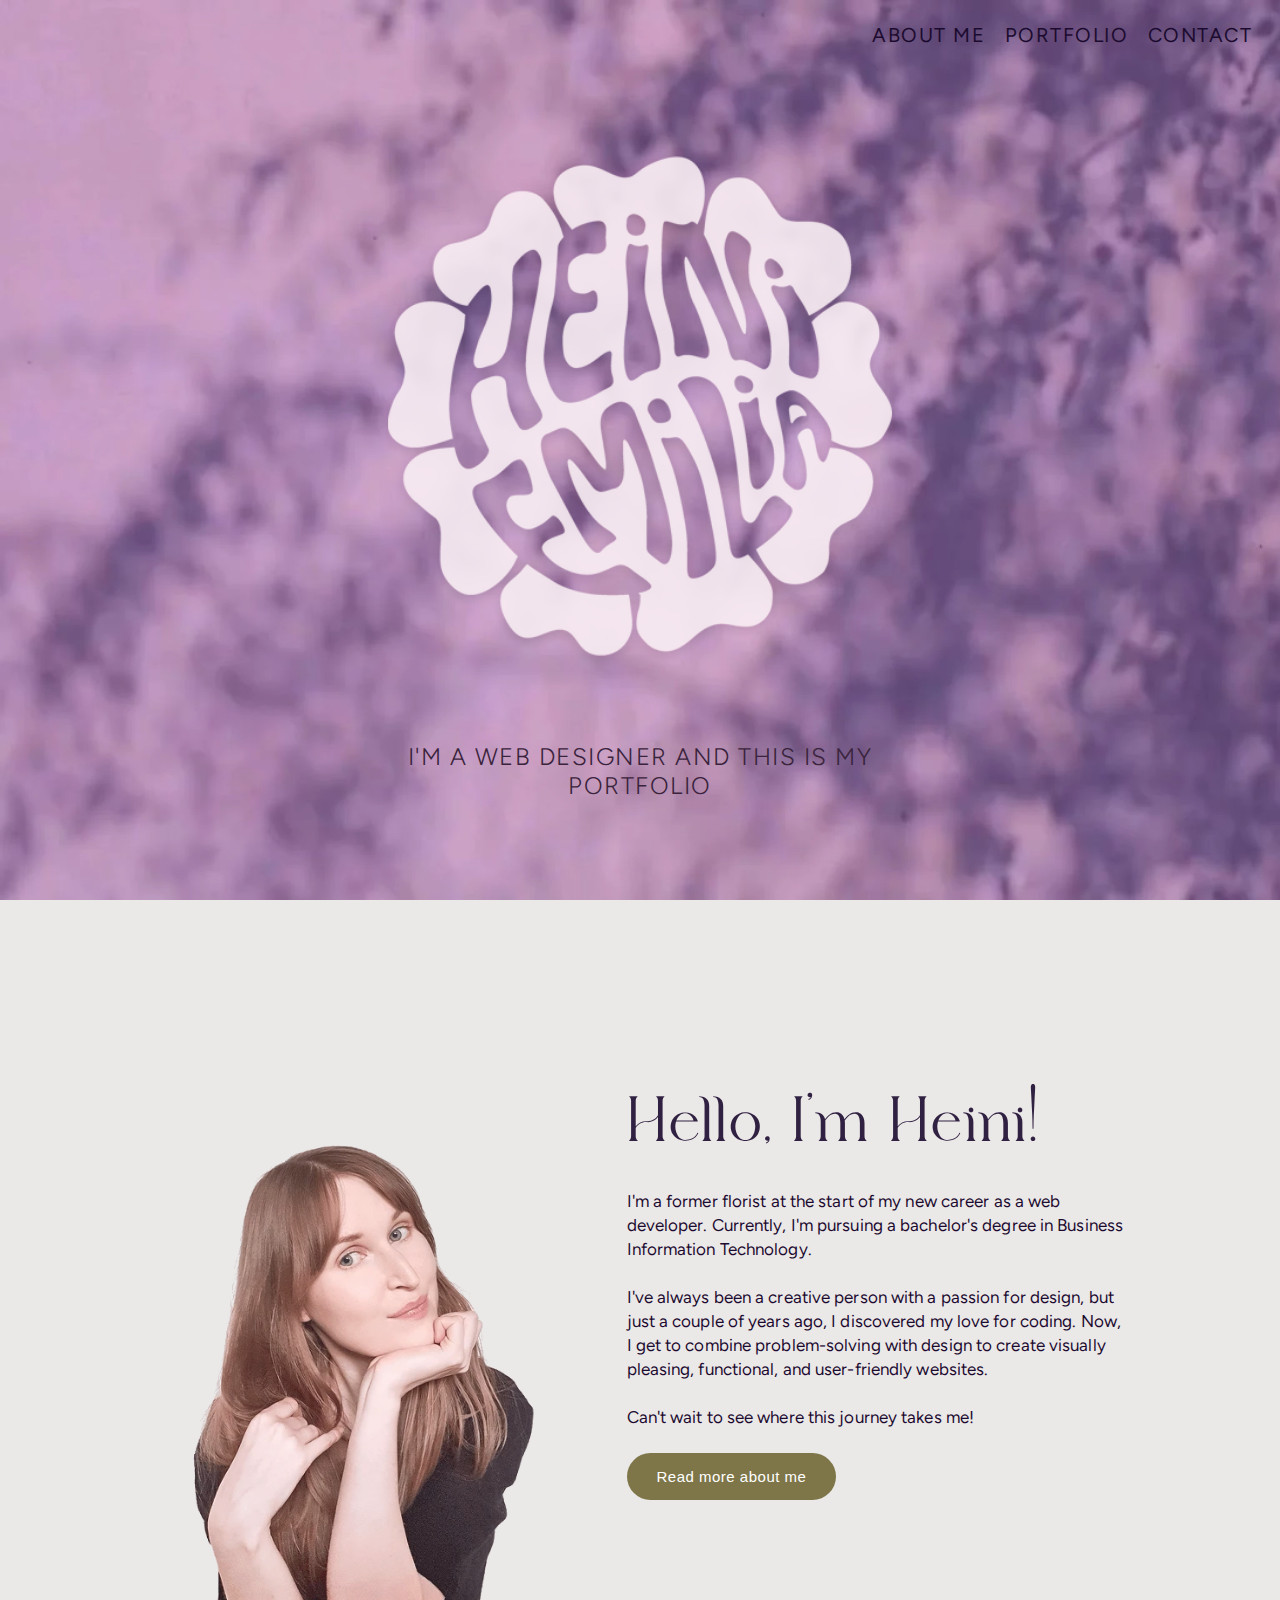
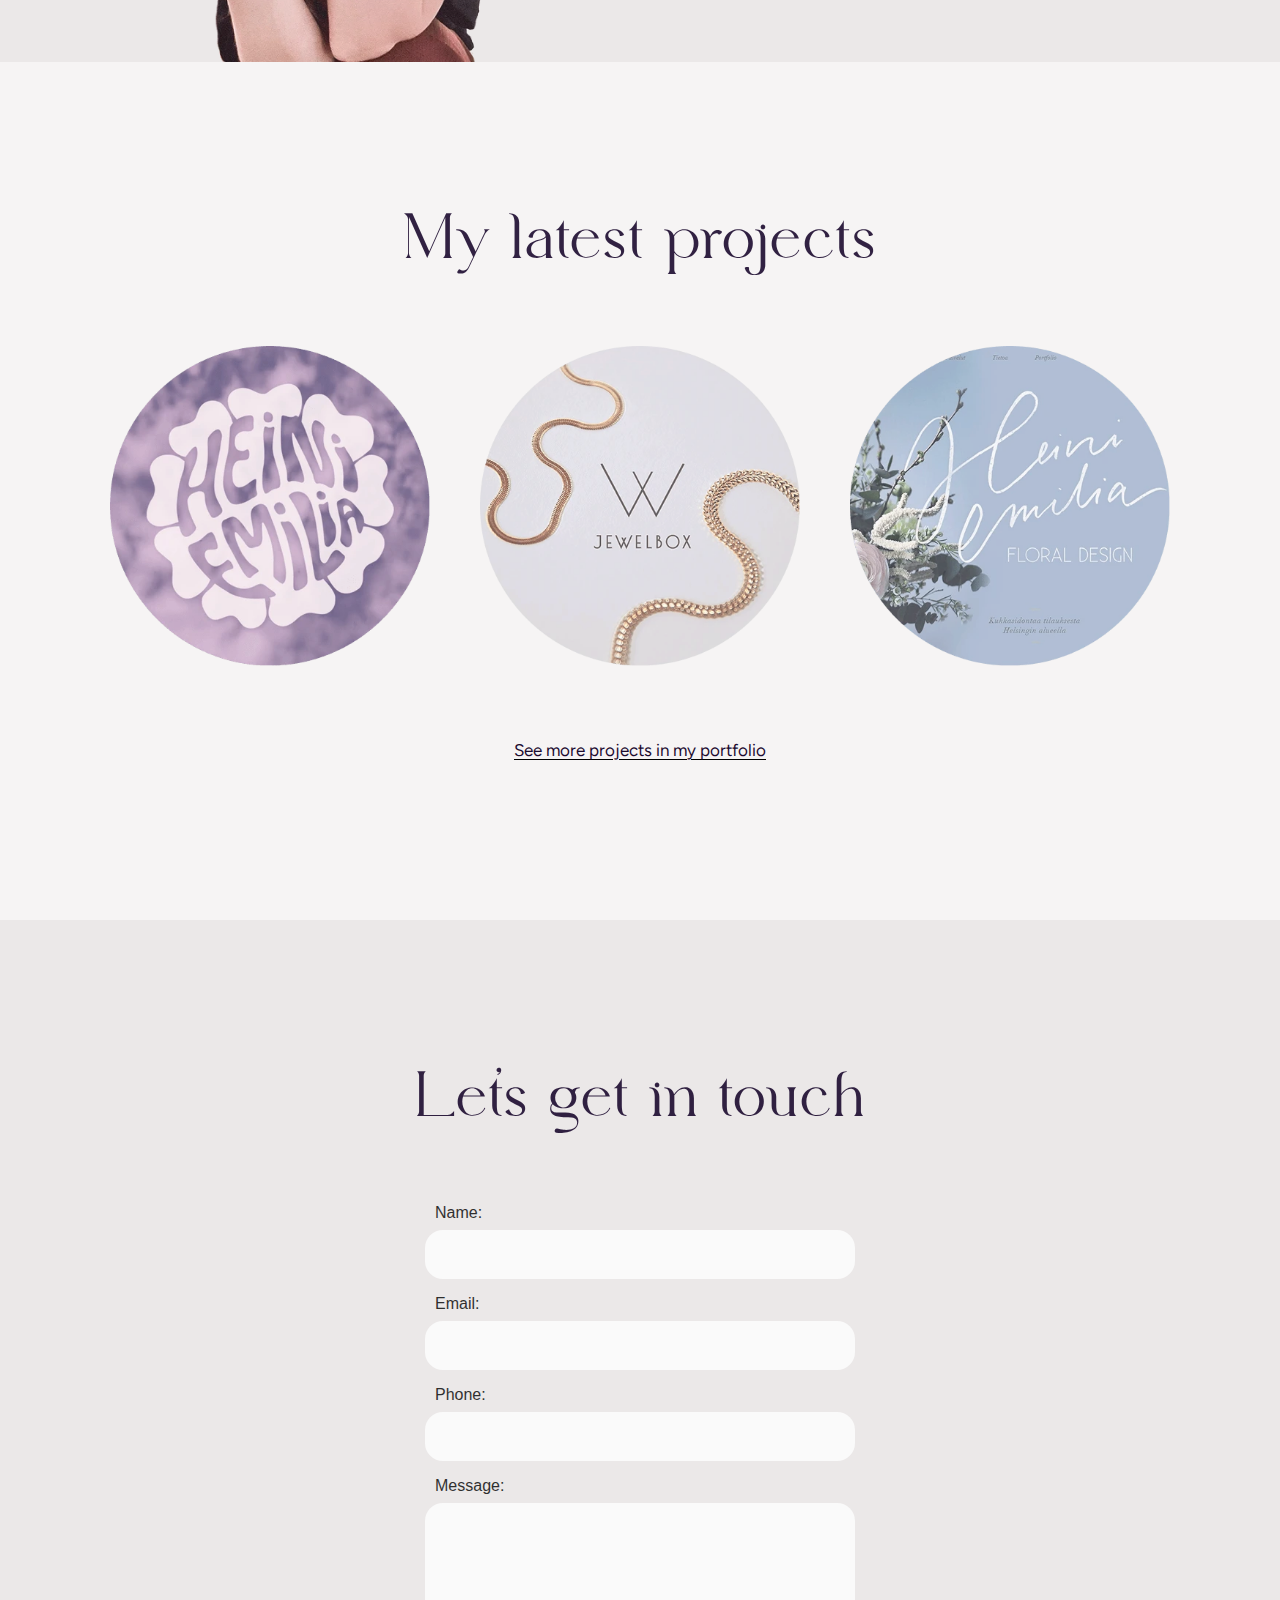
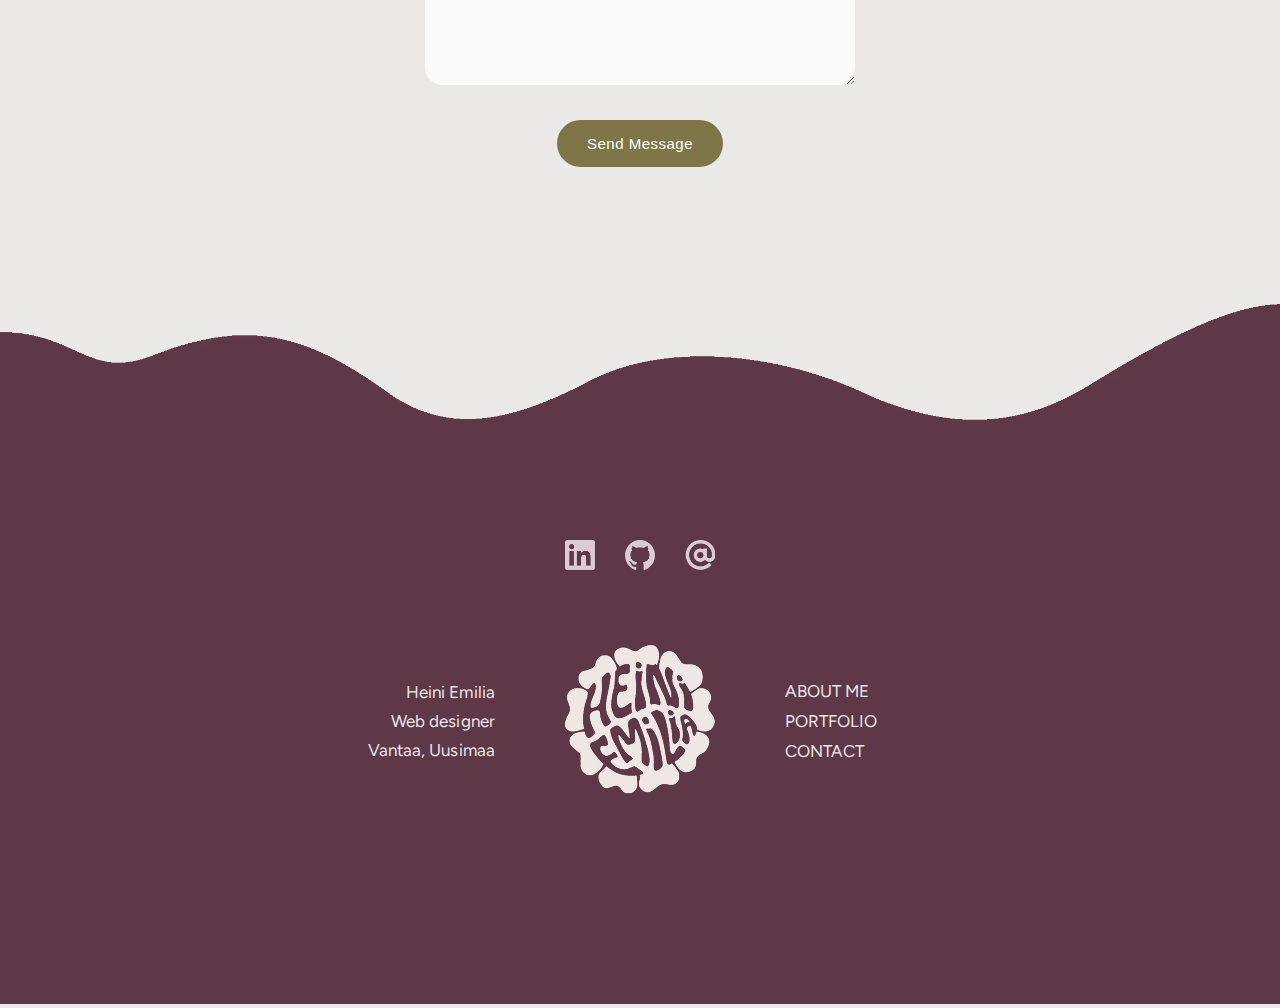
<file: index.html>
<!DOCTYPE html>
<html lang="en">
<head>
    <meta charset="utf-8">
    <meta name="viewport" content="width=device-width, initial-scale=1.0">
    <meta name="description" content="Web Design Portfolio">
    <link rel="stylesheet" href="css/styles.css">
    <!-- Google font -->
    <link rel="preconnect" href="https://fonts.gstatic.com" crossorigin>
    <link rel="preload" as="style" href="https://fonts.googleapis.com/css2?family=Figtree:ital,wght@0,300..900;1,300..900&display=swap">
    <link rel="stylesheet" href="https://fonts.googleapis.com/css2?family=Figtree:ital,wght@0,300..900;1,300..900&display=swap" media="print" onload="this.media='all'">
    <noscript>
    <link rel="stylesheet" href="https://fonts.googleapis.com/css2?family=Figtree:ital,wght@0,300..900;1,300..900&display=swap">
    </noscript>
    <!-- Google font -->


    <title>Heini Emilia - Portfolio</title>
     <!-- Light mode favicon -->
     <link rel="icon" href="/graphics/favicon-dark.webp" type="image/x-icon" media="(prefers-color-scheme: light)">
     <!-- Dark mode favicon -->
     <link rel="icon" href="/graphics/favicon-white.webp" type="image/x-icon" media="(prefers-color-scheme: dark)">
</head>
<body>
 
  <main>

    <!---Navigation---->
      <div class="desktop-navigation">
          <div class="navigation index">
              <nav id="navbar">
                  <a href="aboutme.html">about me</a>
                  <a href="portfolio.html">portfolio</a>
                  <a href="index.html#contact">contact</a>
              </nav>
          </div>
      </div>
      <div class="mobile-navigation">
          <nav id="mobile-navigation">
              <div id="menuToggle">
                <input type="checkbox" id="menuCheckbox" aria-label="Menu">
                <span></span>
                <span></span>
                <span></span>
                
                <ul id="menu">
                  <li>
                    <a href="index.html">Home</a>
                  </li>
                  <li>
                    <a href="aboutme.html">About me</a>
                  </li>
                  <li>
                    <a href="portfolio.html">Portfolio</a>
                  </li>
                  <li>
                    <a href="#contact">Contact</a>
                  </li>
                </ul>
              </div>
            </nav>
      </div>
    <!---Navigation---->

    <section id="hero">
      <div class="hero-video-container">
          <video id="hero-video" autoplay muted loop>
          <source src="graphics/hero-video.mp4" type="video/mp4">
          </video>
      </div>

      <div class="hero-content">
              <a href="index.html"><img id="hero-logo" class="fade-in" src="graphics/heini-emilia-logo.png" alt="Heini Emilia"></a>
              <h1 id="hero-text" class="fade-in">I'm a web designer and this is my portfolio</h1>
      </div>
    </section>

    <section id="introduction">
        <div class="introduction-container">
            <img id="introduction-img" src="graphics/introduction-img-no-background.webp" width="640" height="750" alt="Kuva minusta">
            <div class="introduction-text">
                <h2>Hello, I'm Heini!</h2>
                <p>
                  I'm a former florist at the start of my new career as a web developer.
                  Currently, I'm pursuing a bachelor's degree in Business Information Technology. 
                  <br><br>
                  I've always been a creative person with a passion for design, but just a couple of years ago, 
                  I discovered my love for coding. Now, I get to combine problem-solving with design to create 
                  visually pleasing, functional, and user-friendly websites.
                  <br><br>
                  Can't wait to see where this journey takes me! 
                  <br><br>
                </p>
                <a href="aboutme.html">
                  <button class="button" type="button">Read more about me</button>
                </a>
            </div>
        </div>
    </section>

  <section id="recent-projects">
    <h2>My latest projects</h2>
    <div class="recent-projects-container">

      <div class="project">
        <a href="portfoliosite.html"><img class="project-img" src="graphics/project-img-portfolio.webp" alt="Portfolio website"></a>
        <div class="coming-text jewelbox">
          <a href="portfoliosite.html">
            <h3>Portfolio site</h3>
            <p>Website to showcase <br>my projects <br><br>
            Technologies:<br>VS Code, Figma <br> HTML, CSS</p>
          </a>
        </div>
      </div>

      <div class="project">
        <a href="jewelbox.html"><img class="project-img" src="graphics/project-img-jewelbox.webp" alt="Jewelbox webshop"></a>
        <div class="coming-text jewelbox">
          <a href="jewelbox.html">
            <h3>Jewelbox</h3>
            <p>Webshop development<br> for a jewellery brand <br><br>
            Technologies:<br> Shopify, Figma, <br> HTML, 
             CSS </p>
          </a>
        </div>
      </div>

      <div class="project">
        <a  href="florist.html"><img class="project-img" src="graphics/project-img-florist.webp" alt="Florist website"></a>
        <div class="coming-text jewelbox">
          <a href="florist.html">
            <h3>Heini Emilia <br>Flowers</h3>
            <p>Website for my <br> floristry business <br><br>
            Technologies:<br> Wix</p>
          </a>
        </div>
      </div>
     
    </div>
    <div class="recent-projects-see-more">
    <a href="portfolio.html">See more projects in my portfolio</a>
    </div>
  </section>

  <section id="contact">
      <h2>Let's get in touch</h2>

        <div class="contact-form-container">
          <form id="contact-form"  
          action="https://formspree.io/f/xblgavdv"
          method="POST">
              <div class="form-group">
                  <label for="name">Name:</label>
                  <input type="text" id="name" name="name" required>
              </div>
              <div class="form-group">
                  <label for="email">Email:</label>
                  <input type="email" id="email" name="email" required>
              </div>
              <div class="form-group">
                  <label for="phone">Phone:</label>
                  <input type="tel" id="phone" name="phone">
              </div>
              <div class="form-group">
                  <label for="message">Message:</label>
                  <textarea id="message" name="message" rows="8" required></textarea>
              </div>
              <button type="submit" class="button">
                Send Message
              </button>

              <p id="success-message" style="display:none; padding-top: 15px;">Thank you for your message!</p>

<script>
document.querySelector("form").addEventListener("submit", function(event) {
    event.preventDefault();
    var form = this;
    var formData = new FormData(form);

    fetch(form.action, {
        method: form.method,
        body: formData,
        headers: { 'Accept': 'application/json' }
    }).then(response => {
        if (response.ok) {
            document.getElementById("success-message").style.display = "block";
            form.reset();
        } else {
            alert("Sending failed. Please try again!");
        }
    }).catch(error => alert("Error: " + error));
});
</script>
          </form>
      </div>

    </section>
  </main>

  <footer>
    <div class="footer-container">
      <img class="footer-background" src="graphics/footer-background.webp" width="2560" height="1338" alt="Background image">
     
      <div class="footer-items">
        <div class="some-icons">
          <a href="https://www.linkedin.com/in/heini-karjalainen/"><img class="linkedin-icon" src="graphics/icon-linkedin.png" height="30" width="30" alt="LinkedIn"></a>
          <a href="https://github.com/heiniemilya"><img class="github-icon" src="graphics/icon-github.png" height="30" width="30" alt="GitHub"></a>
          <a href="mailto:heiniemilya@outlook.com"><img class="email-icon" src="graphics/icon-email.png" height="30" width="30" alt="Email"></a>
        </div>
        <div class="footer-items-container">
          <div class="footer-information">
            <p>Heini Emilia</p>
            <p>Web designer</p>
            <p>Vantaa, Uusimaa</p>
          </div>
          <div class="footer-logo">
            <a href="index.html"><img id="footer-logo" src="graphics/heini-emilia-logo-small.webp" alt="Heini Emilia"></a>
          </div>
          <div class="footer-navigation">
            <a href="aboutme.html">about me</a>
            <a href="portfolio.html">portfolio</a>
            <a href="#contact">contact</a>
          </div>
        </div> 
      </div>
    </div>
  </footer>
</body>
</html>
</file>
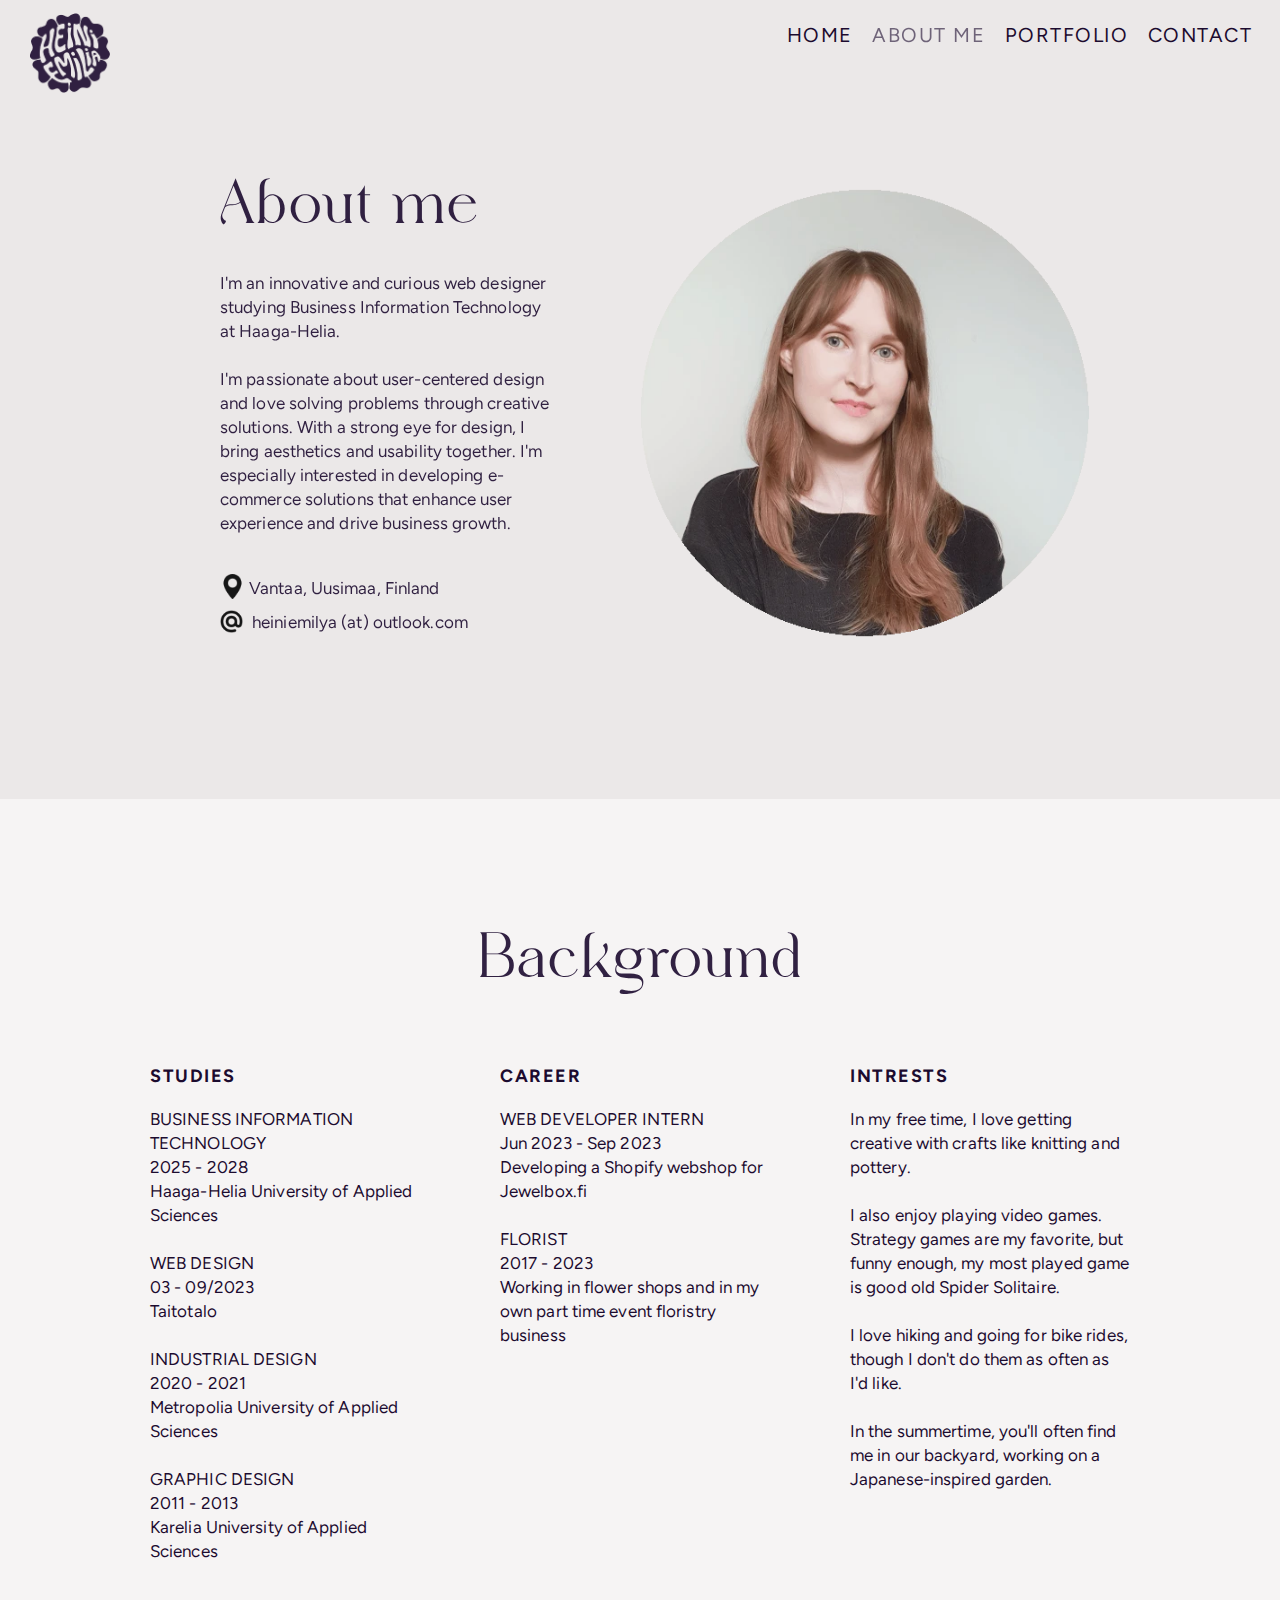
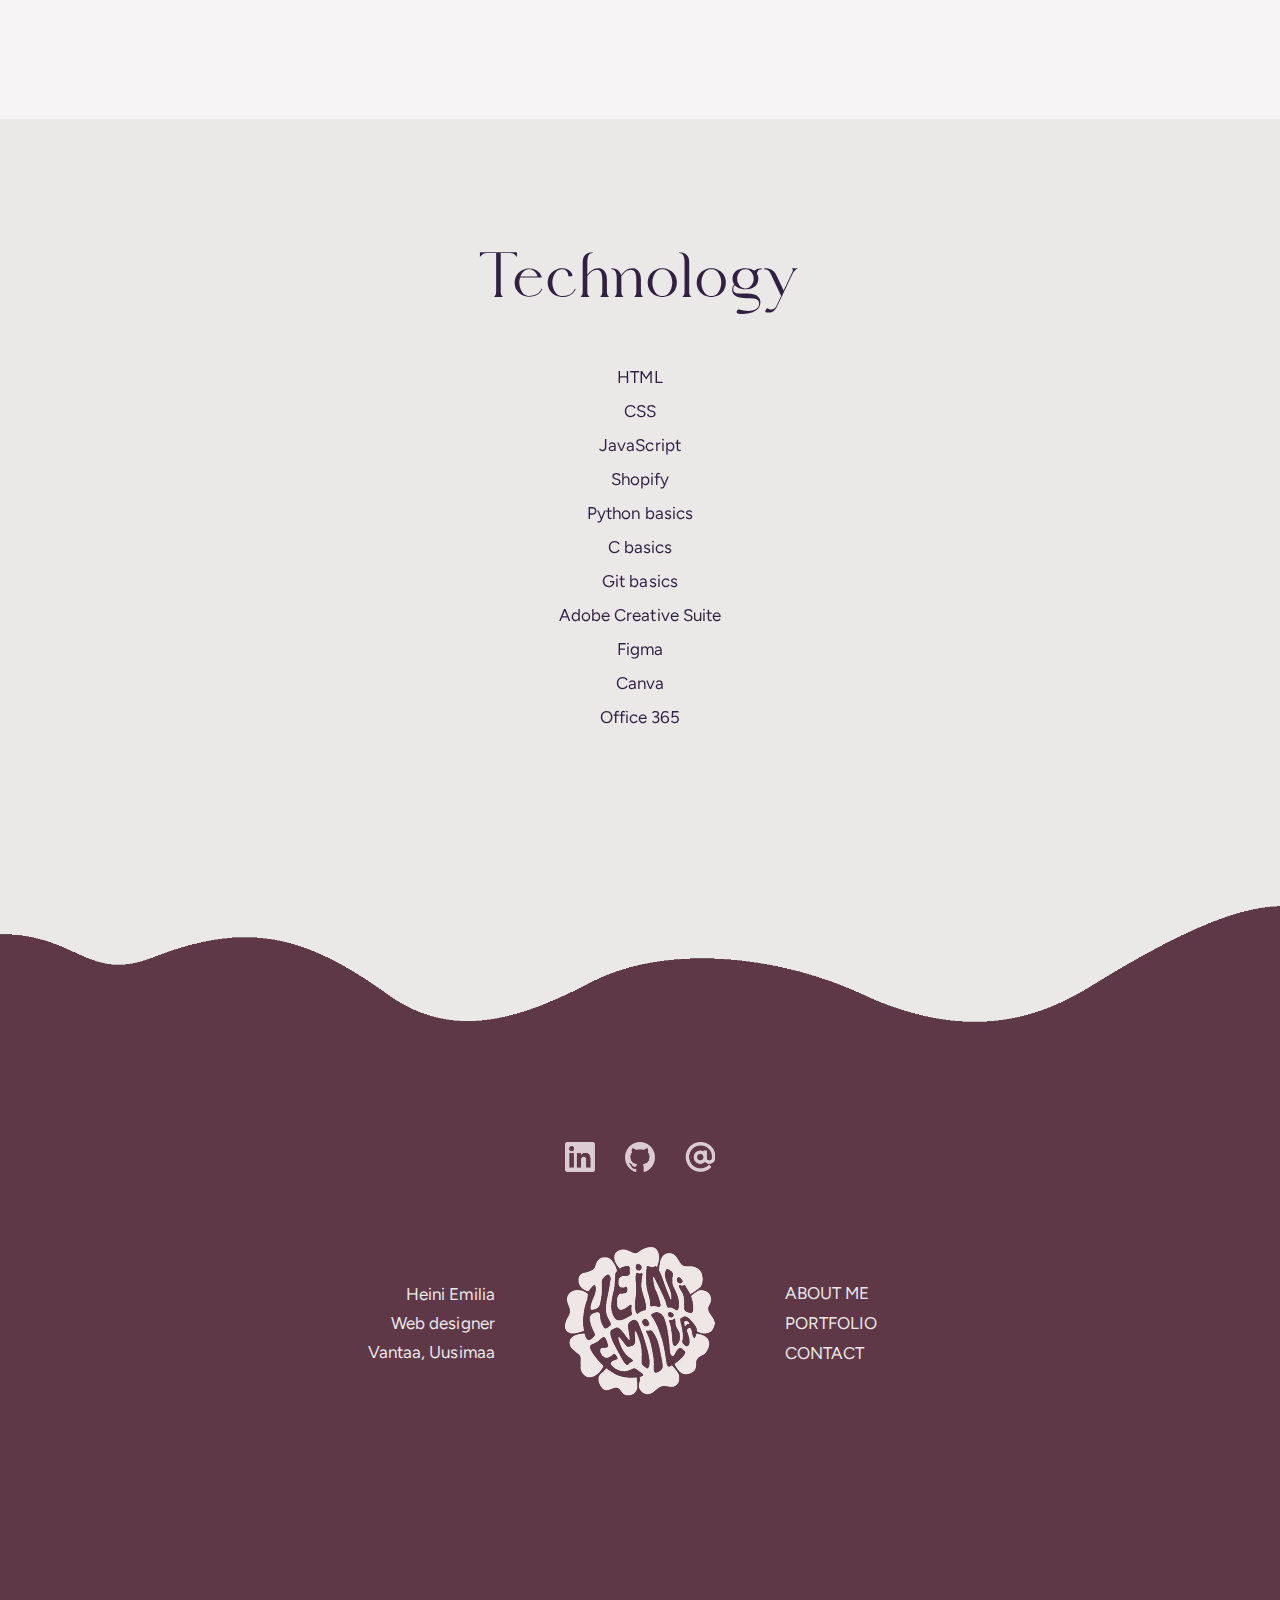
<file: aboutme.html>
<!DOCTYPE html>
<html lang="en">
<head>
    <meta charset="utf-8">
    <meta name="viewport" content="width=device-width, initial-scale=1.0">
    <meta name="description" content="Web Design Portfolio">
    <link rel="stylesheet" href="css/styles.css">
    <!-- Google font -->
    <link rel="preconnect" href="https://fonts.gstatic.com" crossorigin>
    <link rel="preload" as="style" href="https://fonts.googleapis.com/css2?family=Figtree:ital,wght@0,300..900;1,300..900&display=swap">
    <link rel="stylesheet" href="https://fonts.googleapis.com/css2?family=Figtree:ital,wght@0,300..900;1,300..900&display=swap" media="print" onload="this.media='all'">
    <noscript>
    <link rel="stylesheet" href="https://fonts.googleapis.com/css2?family=Figtree:ital,wght@0,300..900;1,300..900&display=swap">
    </noscript>
    <!-- Google font -->
    <title>Heini Emilia - About me</title>
    <!-- Light mode favicon -->
    <link rel="icon" href="/graphics/favicon-dark.webp" type="image/x-icon" media="(prefers-color-scheme: light)">
    <!-- Dark mode favicon -->
    <link rel="icon" href="/graphics/favicon-white.webp" type="image/x-icon" media="(prefers-color-scheme: dark)">
</head>
<body>
 
  <main>

    <section id="navigation">
        <div class="logo">
            <a href="index.html"><img class="navigation-logo" src="graphics/small-dark-logo.png" alt="Heini Emilia"></a>
        </div>
        <div class="desktop-navigation">
            <div class="navigation">
                <nav id="navbar">
                    <a href="index.html">home</a>
                    <a href="aboutme.html" id="current-page">about me</a>
                    <a href="portfolio.html">portfolio</a>
                    <a href="index.html#contact">contact</a>
                </nav>
            </div>
        </div>
        <div class="mobile-navigation">
            <nav id="mobile-navigation">
                <div id="menuToggle">
                  <input type="checkbox" id="menuCheckbox" aria-label="Menu">
                  <span></span>
                  <span></span>
                  <span></span>
                  
                  <ul id="menu">
                    <li>
                      <a href="index.html">Home</a>
                    </li>
                    <li>
                      <a href="aboutme.html" id="current-page">About me</a>
                    </li>
                    <li>
                      <a href="portfolio.html">Portfolio</a>
                    </li>
                    <li>
                      <a href="index.html#contact">Contact</a>
                    </li>
                  </ul>
                </div>
              </nav>
        </div>
    </section>

    

    <section id="aboutme">
        <div class="aboutme-container">
            <div class="aboutme-text">
                <h2>About me<h2>
                <p> 
                    I'm an innovative and curious web designer studying Business Information Technology 
                    at Haaga-Helia. 
                    <br><br>
                    I'm passionate about user-centered design and love solving problems 
                    through creative solutions. With a strong eye for design, I bring aesthetics and usability together. 
                    I'm especially interested in developing e-commerce solutions that enhance user experience 
                    and drive business growth.
                  <br><br>
                  <img src="graphics/map-pin.png" alt="Location" width="25" height="25" style="margin-bottom: -5px; padding-top: 15px; "> Vantaa, Uusimaa, Finland <br>
                  <img src="graphics/email.png" alt="Email" width="23" height="23" style="margin-bottom: -5px; padding-right: 5px; padding-top: 10px;" >  heiniemilya (at) outlook.com
                </p>
            </div>
            <img id="aboutme-img" src="graphics/profiilikuva2-round.webp" width="450" height="450" alt="Kuva minusta">
        </div>
    </section>


    
  <section id="cv">
    <h2>Background</h2>
    <div class="cv-container">
        <div class="cv-text">
            <h3>Studies</h3>
            <p> BUSINESS INFORMATION TECHNOLOGY<br>
                2025 - 2028<br>
                Haaga-Helia University of Applied <br>Sciences<br><br>
                
                WEB DESIGN<br>
                03 - 09/2023<br>
                Taitotalo<br><br>
                
                INDUSTRIAL DESIGN<br>
                2020 - 2021<br>
                Metropolia University of Applied <br>Sciences<br><br>
                
                GRAPHIC DESIGN<br>
                2011 - 2013 <br>
                Karelia University of Applied <br>Sciences
            </p>
        </div>
        <div class="cv-text">
            <h3>Career</h3>
            <p> WEB DEVELOPER INTERN<br>
                Jun 2023 - Sep 2023<br>
                Developing a Shopify webshop for Jewelbox.fi<br><br>
                
                FLORIST<br>
                2017 - 2023 <br>
                Working in flower shops and in my own part time event floristry business
            </p>
        </div>
        <div class="cv-text">
            <h3>Intrests</h3>
            <p>In my free time, I love getting creative with crafts like knitting and pottery. 
              <br><br>
              I also enjoy playing video games. Strategy games are my favorite, but funny enough, 
              my most played game is good old Spider Solitaire.
              <br><br>
              I love hiking and going for bike rides, though I don't do them as often as I'd like. 
              <br><br>
              In the summertime, you'll often find me in our backyard, working on a Japanese-inspired garden.
            </p>
        </div>
    </div>
  </section>

  <section id="technology">
    <div class="technology">
        <h2>Technology<h2>
        <p>HTML</p>
        <p>CSS</p>
        <p>JavaScript</p>
        <p>Shopify</p>
        <p>Python basics</p>
        <p>C basics</p>
        <p>Git basics</p>
        <p>Adobe Creative Suite</p>
        <p>Figma</p>
        <p>Canva</p>
        <p>Office 365</p>
    </div>
</section>

  </main>

  <footer>
    <div class="footer-container">
      <img class="footer-background" src="graphics/footer-background.webp" width="2560" height="1338" alt="Background image">
     
      <div class="footer-items">
        <div class="some-icons">
          <a href="https://www.linkedin.com/in/heini-karjalainen/"><img class="linkedin-icon" src="graphics/icon-linkedin.png" height="30px" width="30px" alt="LinkedIn"></a>
          <a href="https://github.com/heiniemilya"><img class="github-icon" src="graphics/icon-github.png" height="30px" width="30px" alt="GitHub"></a>
          <a href="mailto:heiniemilya@outlook.com"><img class="email-icon" src="graphics/icon-email.png" height="30px" width="30px" alt="Email"></a>
        </div>
        <div class="footer-items-container">
          <div class="footer-information">
            <p>Heini Emilia</p>
            <p>Web designer</p>
            <p>Vantaa, Uusimaa</p>
          </div>
          <div class="footer-logo">
            <a href="index.html"><img id="footer-logo" src="graphics/heini-emilia-logo-small.webp" alt="Heini Emilia"></a>
          </div>
          <div class="footer-navigation">
            <a href="aboutme.html">about me</a>
            <a href="portfolio.html">portfolio</a>
            <a href="index.html#contact">contact</a>
          </div>
        </div> 
      </div>
      

    </div>
  </footer>
</body>
</html>
</file>
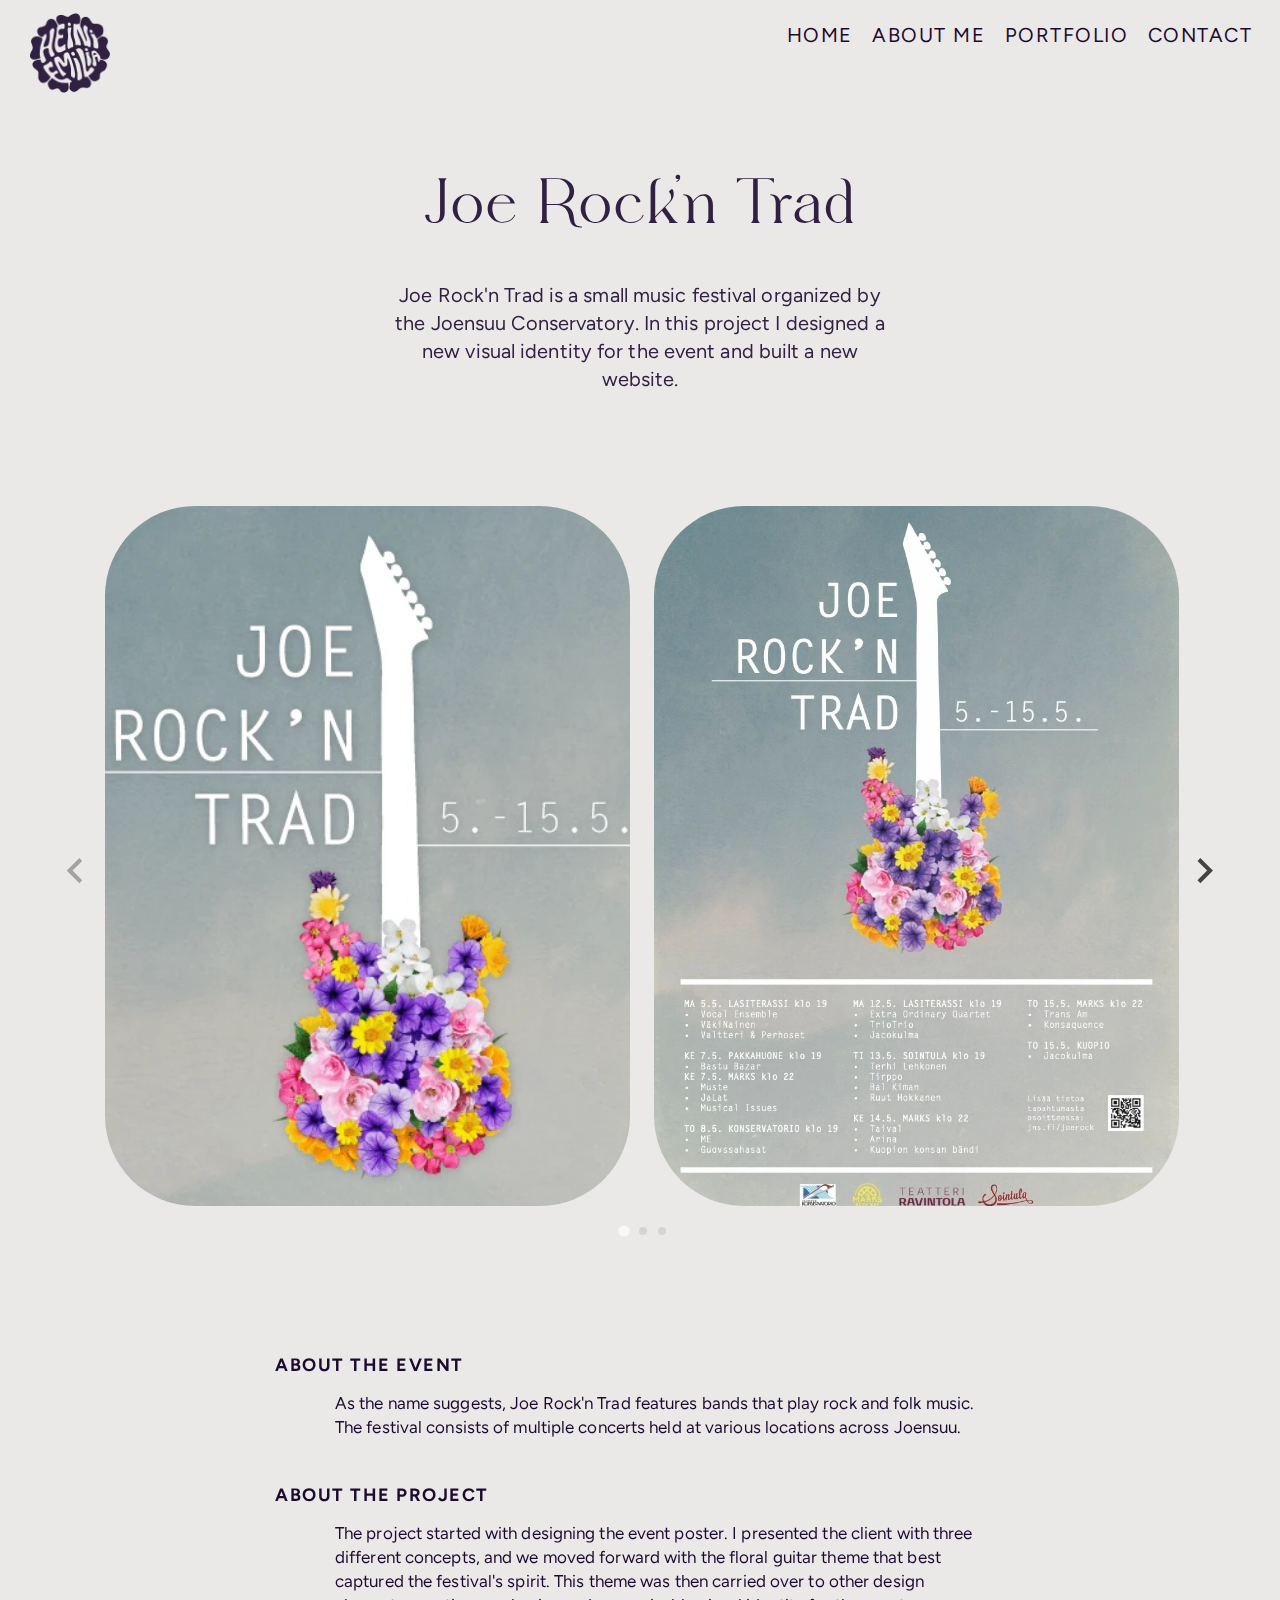
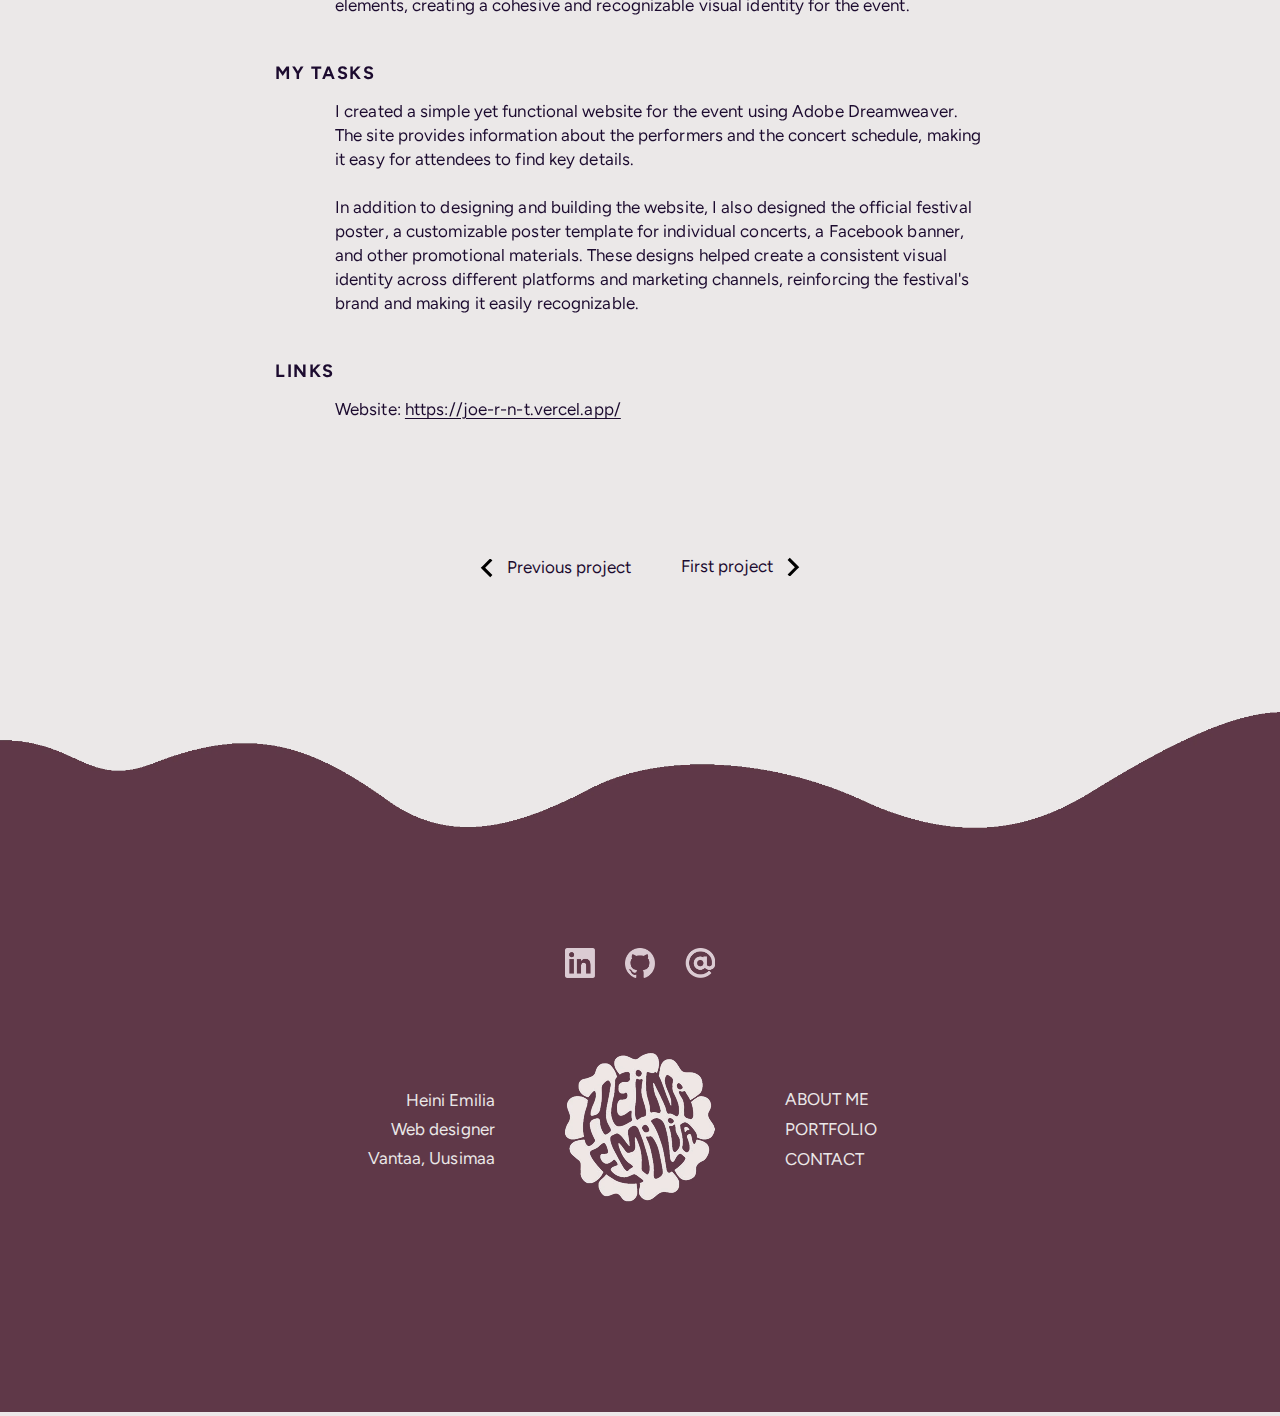
<file: festival.html>
<!DOCTYPE html>
<html lang="en">
<head>
    <meta charset="utf-8">
    <meta name="viewport" content="width=device-width, initial-scale=1.0">
    <meta name="description" content="Web Design Portfolio">
    <link rel="stylesheet" href="css/styles.css">
    <!-- Google font -->
    <link rel="preconnect" href="https://fonts.gstatic.com" crossorigin>
    <link rel="preload" as="style" href="https://fonts.googleapis.com/css2?family=Figtree:ital,wght@0,300..900;1,300..900&display=swap">
    <link rel="stylesheet" href="https://fonts.googleapis.com/css2?family=Figtree:ital,wght@0,300..900;1,300..900&display=swap" media="print" onload="this.media='all'">
    <noscript>
    <link rel="stylesheet" href="https://fonts.googleapis.com/css2?family=Figtree:ital,wght@0,300..900;1,300..900&display=swap">
    </noscript>
    <!-- Google font -->
    <!-------image carousel--------->
    <link rel="stylesheet" href="splide-4.1.3/dist/css/splide.min.css">
    <script src="splide-4.1.3/dist/js/splide.min.js" defer></script>
    <script>
        document.addEventListener( 'DOMContentLoaded', function () {
          new Splide( '#image-carousel-desktop', { heightRatio: 1,} ).mount();
          new Splide( '#image-carousel-mobile', { heightRatio: 3,} ).mount();
        } );
    </script>
    <!-------image carousel--------->
    <title>Heini Emilia - Project: Festival website</title>
    <!-- Light mode favicon -->
    <link rel="icon" href="/graphics/favicon-dark.webp" type="image/x-icon" media="(prefers-color-scheme: light)">
    <!-- Dark mode favicon -->
    <link rel="icon" href="/graphics/favicon-white.webp" type="image/x-icon" media="(prefers-color-scheme: dark)">
</head>
<body>
 
  <main>

    <section id="navigation">
        <div class="logo">
            <a href="index.html"><img class="navigation-logo" src="graphics/small-dark-logo.png" alt="Heini Emilia"></a>
        </div>
        <div class="desktop-navigation">
            <div class="navigation">
                <nav id="navbar">
                    <a href="index.html">home</a>
                    <a href="aboutme.html">about me</a>
                    <a href="portfolio.html">portfolio</a>
                    <a href="index.html#contact">contact</a>
                </nav>
            </div>
        </div>
        <div class="mobile-navigation">
            <nav id="mobile-navigation">
                <div id="menuToggle">
                  <input type="checkbox" id="menuCheckbox" aria-label="Menu">

                  <span></span>
                  <span></span>
                  <span></span>
                  
                  <ul id="menu">
                    <li>
                        <a href="index.html">Home</a>
                    </li>
                    <li>
                      <a href="aboutme.html">About me</a>
                    </li>
                    <li>
                      <a href="portfolio.html">Portfolio</a>
                    </li>
                    <li>
                      <a href="index.html#contact">Contact</a>
                    </li>
                  </ul>
                </div>
              </nav>
        </div>
    </section>


    <section id="project-introduction">
        <div class="project-introduction-container">
            <div class="project-introduction-text">
                <h2>Joe Rock'n Trad<h2>
                <p>Joe Rock'n Trad is a small music festival organized by the Joensuu Conservatory. 
                    In this project I designed a new visual identity for the event and built a new website.
                </p>
            </div>
        </div>
    </section>

    <!-------image carousel--------->
    <div class="carousel-container-desktop">
        <section id="image-carousel-desktop" class="splide desktop" aria-label="Festival website images">
            <div class="splide__track">
                <ul class="splide__list">
                    <li class="splide__slide">
                        <img src="graphics/festival-img1.webp" alt="Festival logo">
                        <img src="graphics/festival-img3.webp" alt="Festival poster">
                        </li>
                    <li class="splide__slide">
                        <img src="graphics/festival-img4.webp" alt="Festival website frontpage">
                        <img src="graphics/festival-img2.webp" alt="Festival artists page">   
                    </li>
                    <li class="splide__slide">
                        <img src="graphics/festival-img5.webp" alt="Optional poster">
                        <img src="graphics/festival-img6.webp" alt="Optional poster 2">  
                    </li>
                </ul>
            </div>
      </section>
    </div>

    <div class="carousel-container-mobile">
        <section id="image-carousel-mobile" class="splide mobile" aria-label="Festival website images">
            <div class="splide__track desktop">
                <ul class="splide__list">
                    <li class="splide__slide mobile">
                        <img src="graphics/festival-img1.webp" alt="Festival logo">
                    </li>
                    <li class="splide__slide mobile">
                        <img src="graphics/festival-img3.webp" alt="Festival poster">
                    </li>
                    <li class="splide__slide mobile">
                        <img src="graphics/festival-img4.webp" alt="Festival website frontpage">
                    </li>
                    <li class="splide__slide mobile">
                        <img src="graphics/festival-img2.webp" alt="Festival artists page">   
                    </li>
                    <li class="splide__slide mobile">
                        <img src="graphics/festival-img5.webp" alt="Optional poster">
                    </li>
                    <li class="splide__slide mobile">
                        <img src="graphics/festival-img6.webp" alt="Optional poster 2">  
                    </li>
                </ul>
            </div>
      </section>
    </div>
    <!-------image carousel--------->

  <section id="about-project">
    <div class="about-project-container">
        <div class="about-project-text">
            <h3>About the event</h3>
            <p>As the name suggests, Joe Rock'n Trad features bands that play rock and folk music. 
                The festival consists of multiple concerts held at various locations across Joensuu. 
            </p>
            <h3>About the project</h3>
            <p>The project started with designing the event poster. I presented the client with three 
                different concepts, and we moved forward with the floral guitar theme that best captured 
                the festival's spirit. This theme was then carried over to other design elements, creating
                a cohesive and recognizable visual identity for the event.
            </p>
            <h3>My tasks</h3>
            <p>I created a simple yet functional website for the event using Adobe Dreamweaver. 
                The site provides information about the performers and the concert schedule, making it easy 
                for attendees to find key details. <br><br>
                In addition to designing and building the website, I also designed the official festival poster, 
                a customizable poster template for individual concerts, a Facebook banner, and other promotional 
                materials. These designs helped create a consistent visual identity across different platforms 
                and marketing channels, reinforcing the festival's brand and making it easily recognizable.
            </p>
            <h3>Links</h3>
            <p> Website: <a href=" https://joe-r-n-t.vercel.app/"> https://joe-r-n-t.vercel.app/</a><br>
            </p>
            
        </div>
    </div>
    <div class="project-navigation">
        <div class="previous-project">
          <a href="florist.html" id="link">
            <button id="link" class="prev" type="button" aria-label="Previous"><svg xmlns="http://www.w3.org/2000/svg" 
              viewBox="0 0 40 35" width="20" height="20" focusable="false">
              <path d="m15.5 0.932-4.3 4.38 14.5 14.6-14.5 14.5 4.3 4.4 14.6-14.6 4.4-4.3-4.4-4.4-14.6-14.6z"></path></svg>
            </button>
          Previous project</a>
        </div>
        <div class="next-project">
          <a href="portfoliosite.html" id="link">First project
            <button id="link" class="next" type="button" aria-label="Next"><svg xmlns="http://www.w3.org/2000/svg" 
              viewBox="0 0 40 35" width="20" height="20" focusable="false">
              <path d="m15.5 0.932-4.3 4.38 14.5 14.6-14.5 14.5 4.3 4.4 14.6-14.6 4.4-4.3-4.4-4.4-14.6-14.6z"></path></svg>
            </button>
          </a>
        </div>
      </div>
  </section>

  </main>

  <footer>
    <div class="footer-container">
      <img class="footer-background" src="graphics/footer-background.webp" width="2560" height="1338" alt="Background image">
     
      <div class="footer-items">
        <div class="some-icons">
          <a href="https://www.linkedin.com/in/heini-karjalainen/"><img class="linkedin-icon" src="graphics/icon-linkedin.png" height="30px" width="30px" alt="LinkedIn"></a>
          <a href="https://github.com/heiniemilya"><img class="github-icon" src="graphics/icon-github.png" height="30px" width="30px" alt="GitHub"></a>
          <a href="mailto:heiniemilya@outlook.com"><img class="email-icon" src="graphics/icon-email.png" height="30px" width="30px" alt="Email"></a>
        </div>
        <div class="footer-items-container">
          <div class="footer-information">
            <p>Heini Emilia</p>
            <p>Web designer</p>
            <p>Vantaa, Uusimaa</p>
          </div>
          <div class="footer-logo">
            <a href="index.html"><img id="footer-logo" src="graphics/heini-emilia-logo-small.webp" alt="Heini Emilia"></a>
          </div>
          <div class="footer-navigation">
            <a href="aboutme.html">about me</a>
            <a href="portfolio.html">portfolio</a>
            <a href="index.html#contact">contact</a>
          </div>
        </div> 
      </div>
      

    </div>
  </footer>
</body>
</html>
</file>
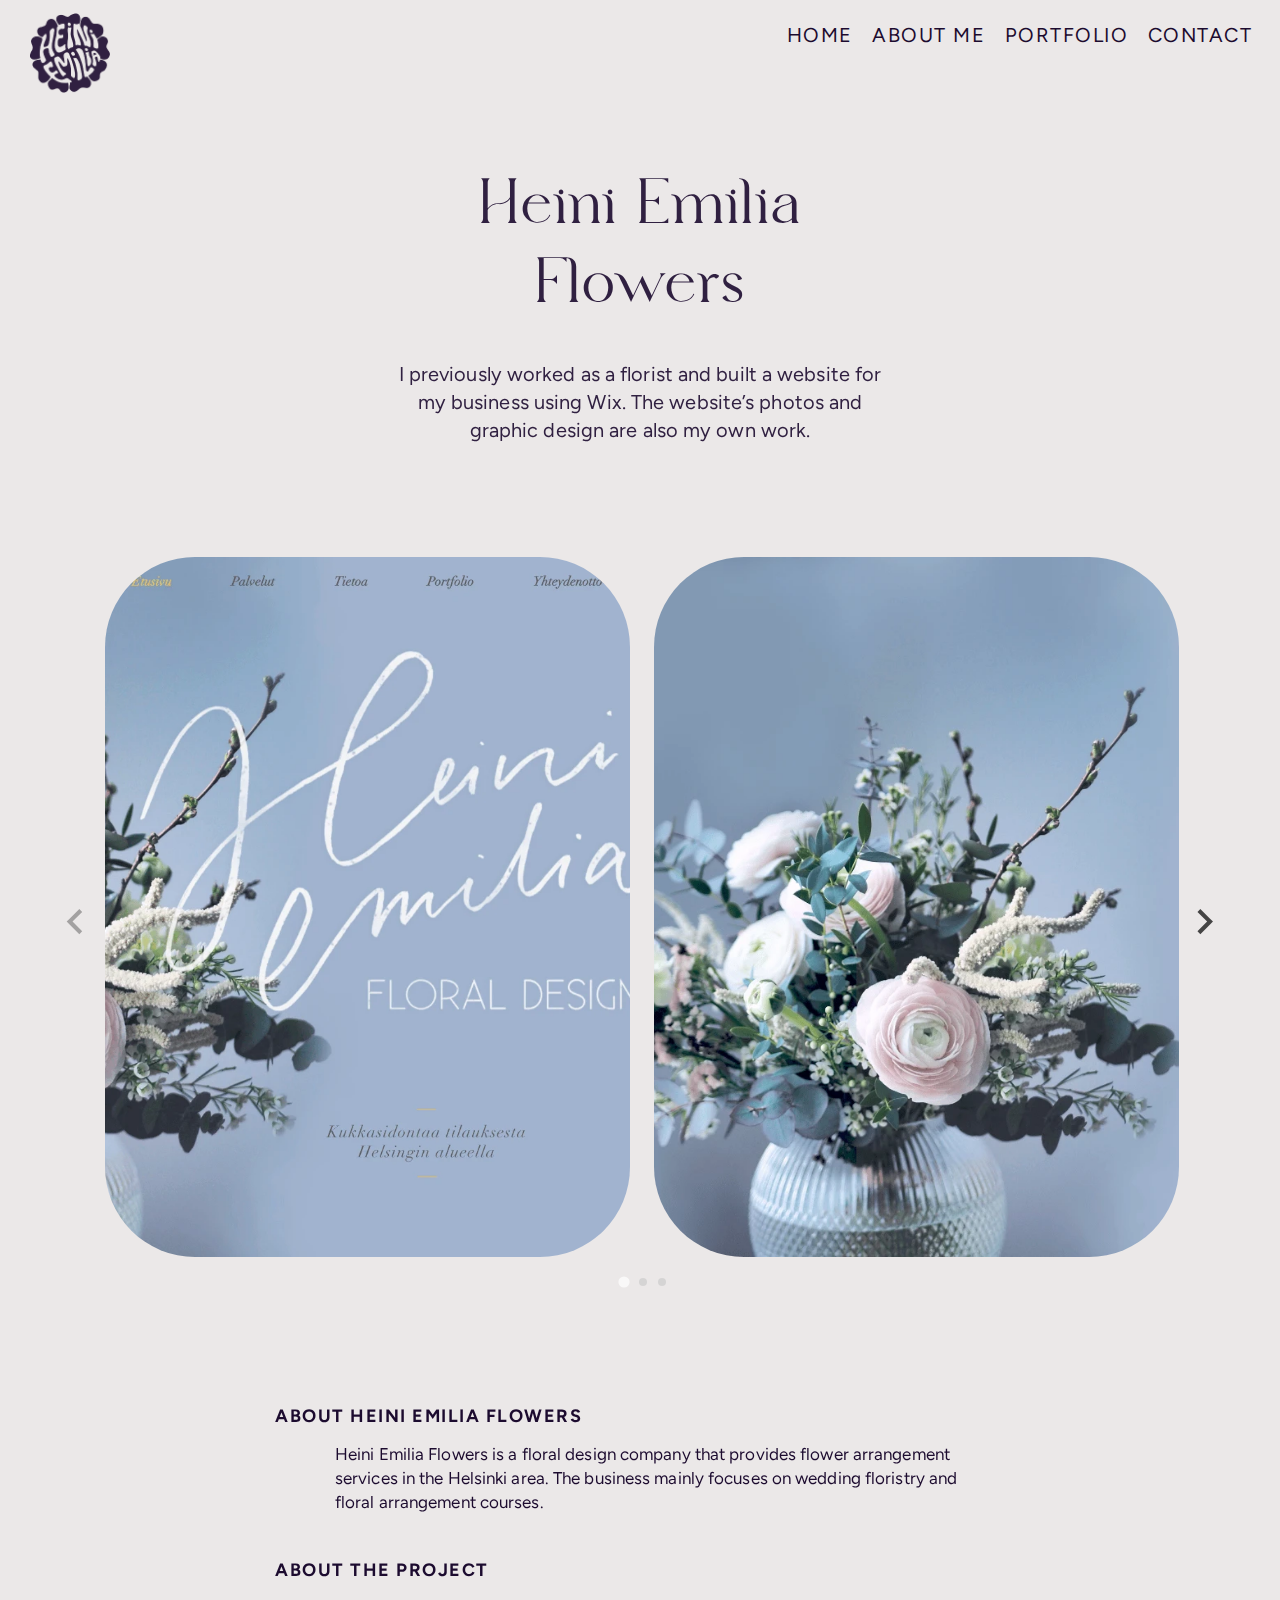
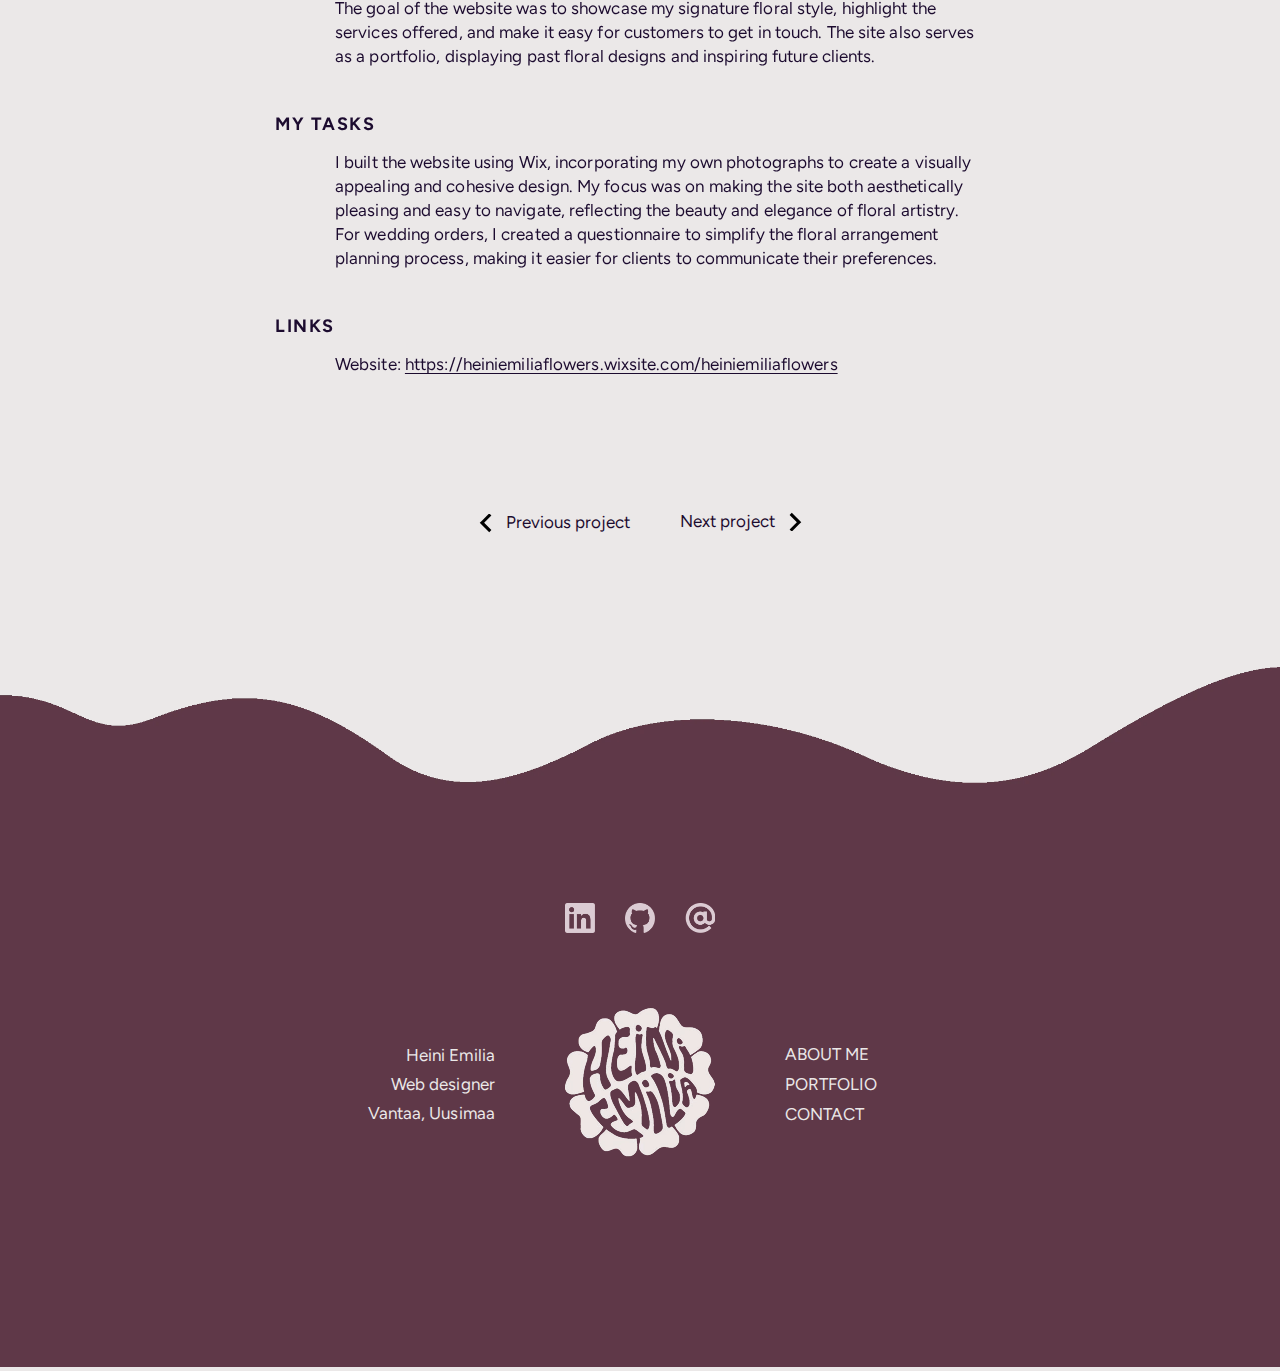
<file: florist.html>
<!DOCTYPE html>
<html lang="en">
<head>
    <meta charset="utf-8">
    <meta name="viewport" content="width=device-width, initial-scale=1.0">
    <meta name="description" content="Web Design Portfolio">
    <link rel="stylesheet" href="css/styles.css">
    <!-- Google font -->
    <link rel="preconnect" href="https://fonts.gstatic.com" crossorigin>
    <link rel="preload" as="style" href="https://fonts.googleapis.com/css2?family=Figtree:ital,wght@0,300..900;1,300..900&display=swap">
    <link rel="stylesheet" href="https://fonts.googleapis.com/css2?family=Figtree:ital,wght@0,300..900;1,300..900&display=swap" media="print" onload="this.media='all'">
    <noscript>
    <link rel="stylesheet" href="https://fonts.googleapis.com/css2?family=Figtree:ital,wght@0,300..900;1,300..900&display=swap">
    </noscript>
    <!-- Google font -->
    <!-------image carousel--------->
    <link rel="stylesheet" href="splide-4.1.3/dist/css/splide.min.css">
    <script src="splide-4.1.3/dist/js/splide.min.js" defer></script>
    <script>
        document.addEventListener( 'DOMContentLoaded', function () {
          new Splide( '#image-carousel-desktop', { heightRatio: 1,} ).mount();
          new Splide( '#image-carousel-mobile', { heightRatio: 3,} ).mount();
        } );
    </script>
    <!-------image carousel--------->
    <title>Heini Emilia - Project: Florist website</title>
    <!-- Light mode favicon -->
    <link rel="icon" href="/graphics/favicon-dark.webp" type="image/x-icon" media="(prefers-color-scheme: light)">
    <!-- Dark mode favicon -->
    <link rel="icon" href="/graphics/favicon-white.webp" type="image/x-icon" media="(prefers-color-scheme: dark)">
</head>
<body>
 
  <main>

    <section id="navigation">
        <div class="logo">
            <a href="index.html"><img class="navigation-logo" src="graphics/small-dark-logo.png" alt="Heini Emilia"></a>
        </div>
        <div class="desktop-navigation">
            <div class="navigation">
                <nav id="navbar">
                    <a href="index.html">home</a>
                    <a href="aboutme.html">about me</a>
                    <a href="portfolio.html">portfolio</a>
                    <a href="index.html#contact">contact</a>
                </nav>
            </div>
        </div>
        <div class="mobile-navigation">
            <nav id="mobile-navigation">
                <div id="menuToggle">
                  <input type="checkbox" id="menuCheckbox" aria-label="Menu">

                  <span></span>
                  <span></span>
                  <span></span>
                  
                  <ul id="menu">
                    <li>
                        <a href="index.html">Home</a>
                    </li>
                    <li>
                      <a href="aboutme.html">About me</a>
                    </li>
                    <li>
                      <a href="portfolio.html">Portfolio</a>
                    </li>
                    <li>
                      <a href="index.html#contact">Contact</a>
                    </li>
                  </ul>
                </div>
              </nav>
        </div>
    </section>


    <section id="project-introduction">
        <div class="project-introduction-container">
            <div class="project-introduction-text">
                <h2>Heini Emilia Flowers<h2>
                <p>I previously worked as a florist and built a website for my business using Wix. 
                    The website’s photos and graphic design are also my own work.


                </p>
            </div>
        </div>
    </section>

    <!-------image carousel--------->
    <div class="carousel-container-desktop">
        <section id="image-carousel-desktop" class="splide desktop" aria-label="Florist website images">
            <div class="splide__track">
                <ul class="splide__list">
                    <li class="splide__slide">
                        <img src="graphics/florist-img1.webp" alt="Florist website frontpage screenshot">
                        <img src="graphics/florist-img5.webp" alt="Floral arrangement">
                        </li>
                    <li class="splide__slide">
                        <img src="graphics/florist-img3.webp" alt="Screenshot about services">
                        <img src="graphics/florist-img6.webp" alt="Close-up image of a ranunculus flower">  
                    </li>
                    <li class="splide__slide">
                        <img src="graphics/florist-img2.webp" alt="Flower pictures">
                        <img src="graphics/florist-img4.webp" alt="Wedding form">  
                    </li>
                </ul>
            </div>
      </section>
    </div>

    <div class="carousel-container-mobile">
        <section id="image-carousel-mobile" class="splide mobile" aria-label="Florist website images">
            <div class="splide__track desktop">
                <ul class="splide__list">
                    <li class="splide__slide mobile">
                        <img src="graphics/florist-img1.webp" alt="Florist website frontpage screenshot">
                    </li>
                    <li class="splide__slide mobile">
                        <img src="graphics/florist-img5.webp" alt="Floral arrangement">
                    </li>
                    <li class="splide__slide mobile">
                        <img src="graphics/florist-img3.webp" alt="Screenshot about services">
                    </li>
                    <li class="splide__slide mobile">
                        <img src="graphics/florist-img6.webp" alt="Close-up image of a ranunculus">   
                    </li>
                    <li class="splide__slide mobile">
                        <img src="graphics/florist-img2.webp" alt="Flower pictures">
                    </li>
                    <li class="splide__slide mobile">
                        <img src="graphics/florist-img4.webp" alt="Wedding form">  
                    </li>
                </ul>
            </div>
      </section>
    </div>
    <!-------image carousel--------->

  <section id="about-project">
    <div class="about-project-container">
        <div class="about-project-text">
            <h3>About Heini Emilia Flowers</h3>
            <p> Heini Emilia Flowers is a floral design company that provides flower arrangement 
                services in the Helsinki area. The business mainly focuses on wedding floristry 
                and floral arrangement courses. 
            </p>
            <h3>About the project</h3>
            <p> The goal of the website was to showcase my signature floral style, highlight the 
                services offered, and make it easy for customers to get in touch. The site also 
                serves as a portfolio, displaying past floral designs and inspiring future clients.
            </p>
            <h3>My tasks</h3>
            <p> I built the website using Wix, incorporating my own photographs to create a visually 
                appealing and cohesive design. My focus was on making the site both aesthetically 
                pleasing and easy to navigate, reflecting the beauty and elegance of floral artistry. 
                For wedding orders, I created a questionnaire to simplify the floral arrangement planning process, 
                making it easier for clients to communicate their preferences.

            </p>
            <h3>Links</h3>
            <p> Website: <a href="https://heiniemiliaflowers.wixsite.com/heiniemiliaflowers">https://heiniemiliaflowers.wixsite.com/heiniemiliaflowers</a><br>
            </p>
            
        </div>
    </div>
    <div class="project-navigation">
        <div class="previous-project">
          <a href="jewelbox.html" id="link">
            <button id="link" class="prev" type="button" aria-label="Previous"><svg xmlns="http://www.w3.org/2000/svg" 
              viewBox="0 0 40 35" width="20" height="20" focusable="false">
              <path d="m15.5 0.932-4.3 4.38 14.5 14.6-14.5 14.5 4.3 4.4 14.6-14.6 4.4-4.3-4.4-4.4-14.6-14.6z"></path></svg>
            </button>
          Previous project</a>
        </div>
        <div class="next-project">
          <a id="link" href="festival.html">Next project
            <button id="link" class="next" type="button" aria-label="Next"><svg xmlns="http://www.w3.org/2000/svg" 
              viewBox="0 0 40 35" width="20" height="20" focusable="false">
              <path d="m15.5 0.932-4.3 4.38 14.5 14.6-14.5 14.5 4.3 4.4 14.6-14.6 4.4-4.3-4.4-4.4-14.6-14.6z"></path></svg>
            </button>
          </a>
        </div>
      </div>
  </section>

  </main>

  <footer>
    <div class="footer-container">
      <img class="footer-background" src="graphics/footer-background.webp" width="2560" height="1338" alt="Background image">
     
      <div class="footer-items">
        <div class="some-icons">
          <a href="https://www.linkedin.com/in/heini-karjalainen/"><img class="linkedin-icon" src="graphics/icon-linkedin.png" height="30px" width="30px" alt="LinkedIn"></a>
          <a href="https://github.com/heiniemilya"><img class="github-icon" src="graphics/icon-github.png" height="30px" width="30px" alt="GitHub"></a>
          <a href="mailto:heiniemilya@outlook.com"><img class="email-icon" src="graphics/icon-email.png" height="30px" width="30px" alt="Email"></a>
        </div>
        <div class="footer-items-container">
          <div class="footer-information">
            <p>Heini Emilia</p>
            <p>Web designer</p>
            <p>Vantaa, Uusimaa</p>
          </div>
          <div class="footer-logo">
            <a href="index.html"><img id="footer-logo" src="graphics/heini-emilia-logo-small.webp" alt="Heini Emilia"></a>
          </div>
          <div class="footer-navigation">
            <a href="aboutme.html">about me</a>
            <a href="portfolio.html">portfolio</a>
            <a href="index.html#contact">contact</a>
          </div>
        </div> 
      </div>
      

    </div>
  </footer>
</body>
</html>
</file>
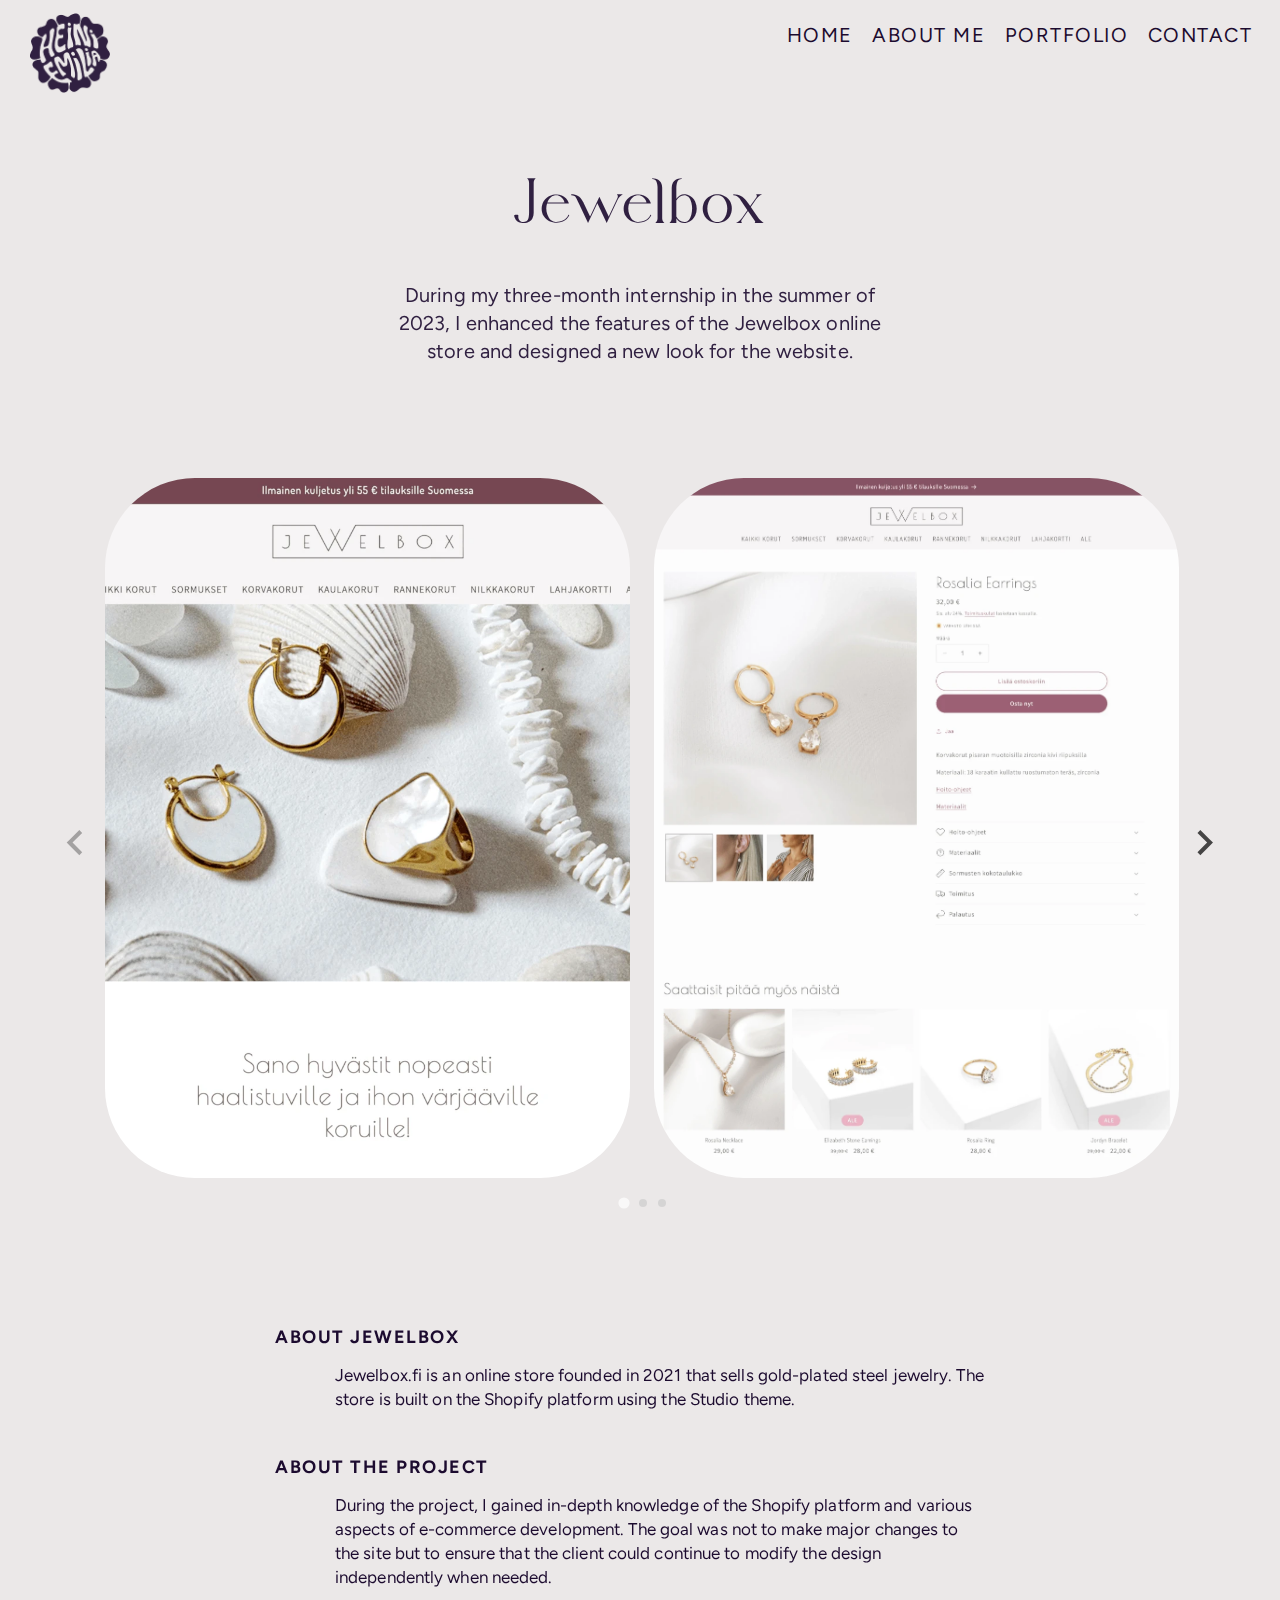
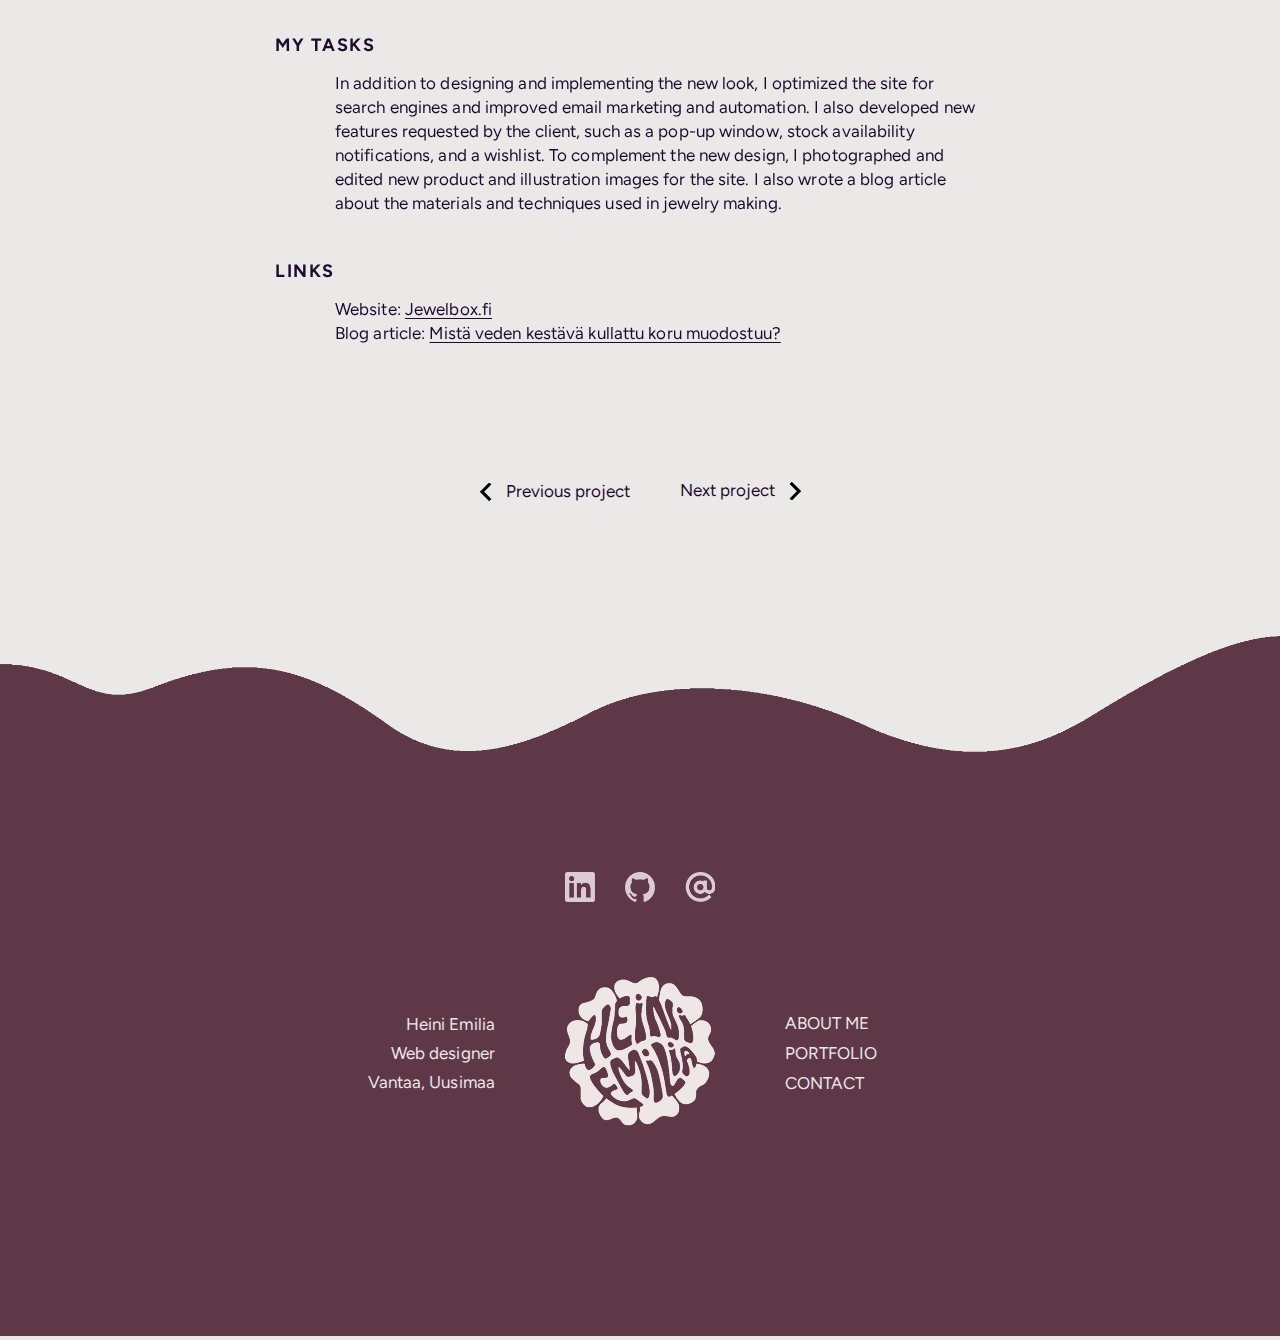
<file: jewelbox.html>
<!DOCTYPE html>
<html lang="en">
<head>
    <meta charset="utf-8">
    <meta name="viewport" content="width=device-width, initial-scale=1.0">
    <meta name="description" content="Web Design Portfolio">
    <link rel="stylesheet" href="css/styles.css">
    <!-- Google font -->
    <link rel="preconnect" href="https://fonts.gstatic.com" crossorigin>
    <link rel="preload" as="style" href="https://fonts.googleapis.com/css2?family=Figtree:ital,wght@0,300..900;1,300..900&display=swap">
    <link rel="stylesheet" href="https://fonts.googleapis.com/css2?family=Figtree:ital,wght@0,300..900;1,300..900&display=swap" media="print" onload="this.media='all'">
    <noscript>
    <link rel="stylesheet" href="https://fonts.googleapis.com/css2?family=Figtree:ital,wght@0,300..900;1,300..900&display=swap">
    </noscript>
    <!-- Google font -->
    <!-------image carousel--------->
    <link rel="stylesheet" href="splide-4.1.3/dist/css/splide.min.css">
    <script src="splide-4.1.3/dist/js/splide.min.js" defer></script>
    <script>
        document.addEventListener( 'DOMContentLoaded', function () {
          new Splide( '#image-carousel-desktop', { heightRatio: 1,} ).mount();
          new Splide( '#image-carousel-mobile', { heightRatio: 3,} ).mount();
        } );
    </script>
    <!-------image carousel--------->
    <title>Heini Emilia - Project: Jewelbox</title>
    <!-- Light mode favicon -->
    <link rel="icon" href="/graphics/favicon-dark.webp" type="image/x-icon" media="(prefers-color-scheme: light)">
    <!-- Dark mode favicon -->
    <link rel="icon" href="/graphics/favicon-white.webp" type="image/x-icon" media="(prefers-color-scheme: dark)">
</head>
<body>
 
  <main>

    <section id="navigation">
        <div class="logo">
            <a href="index.html"><img class="navigation-logo" src="graphics/small-dark-logo.png" alt="Heini Emilia"></a>
        </div>
        <div class="desktop-navigation">
            <div class="navigation">
                <nav id="navbar">
                    <a href="index.html">home</a>
                    <a href="aboutme.html">about me</a>
                    <a href="portfolio.html">portfolio</a>
                    <a href="index.html#contact">contact</a>
                </nav>
            </div>
        </div>
        <div class="mobile-navigation">
            <nav id="mobile-navigation">
                <div id="menuToggle">
                  <input type="checkbox" id="menuCheckbox" aria-label="Menu">

                  <span></span>
                  <span></span>
                  <span></span>
                  
                  <ul id="menu">
                    <li>
                        <a href="index.html">Home</a>
                    </li>
                    <li>
                      <a href="aboutme.html">About me</a>
                    </li>
                    <li>
                      <a href="portfolio.html">Portfolio</a>
                    </li>
                    <li>
                      <a href="index.html#contact">Contact</a>
                    </li>
                  </ul>
                </div>
              </nav>
        </div>
    </section>


    <section id="project-introduction">
        <div class="project-introduction-container">
            <div class="project-introduction-text">
                <h2>Jewelbox<h2>
                <p>During my three-month internship in the summer of 2023, 
                I enhanced the features of the Jewelbox online store and designed 
                a new look for the website.
                </p>
            </div>
        </div>
    </section>

    <!-------image carousel--------->
    <div class="carousel-container-desktop">
        <section id="image-carousel-desktop" class="splide desktop" aria-label="Jewelbox images">
            <div class="splide__track">
                <ul class="splide__list">
                    <li class="splide__slide">
                        <img src="graphics/jewelbox-img1.webp" alt="Jewelbox frontpage screenshot">
                        <img src="graphics/jewelbox-img2.webp" alt="Jewelbox product image">
                        </li>
                    <li class="splide__slide">
                        <img src="graphics/jewelbox-img3.webp" alt="Jewelbox product page screenshot">
                        <img src="graphics/jewelbox-img4.webp" alt="Jewelbox pop-up screenshot">  
                    </li>
                    <li class="splide__slide">
                        <img src="graphics/jewelbox-img5.webp" alt="Jewelbox product page screenshot">
                        <img src="graphics/jewelbox-img6.webp" alt="Jewelbox pop-up screenshot">  
                    </li>
                </ul>
            </div>
      </section>
    </div>

    <div class="carousel-container-mobile">
        <section id="image-carousel-mobile" class="splide mobile" aria-label="Jewelbox images">
            <div class="splide__track desktop">
                <ul class="splide__list">
                    <li class="splide__slide mobile">
                        <img src="graphics/jewelbox-img1.webp" alt="Jewelbox frontpage screenshot">
                    </li>
                    <li class="splide__slide mobile">
                        <img src="graphics/jewelbox-img2.webp" alt="Jewelbox product image">
                    </li>
                    <li class="splide__slide mobile">
                        <img src="graphics/jewelbox-img3.webp" alt="Jewelbox product page screenshot">
                    </li>
                    <li class="splide__slide mobile">
                        <img src="graphics/jewelbox-img4.webp" alt="Jewelbox pop-up screenshot">  
                    </li>
                    <li class="splide__slide mobile">
                        <img src="graphics/jewelbox-img5.webp" alt="Jewelbox product page screenshot">
                    </li>
                    <li class="splide__slide mobile">
                        <img src="graphics/jewelbox-img6.webp" alt="Jewelbox pop-up screenshot">  
                    </li>
                </ul>
            </div>
      </section>
    </div>
    <!-------image carousel--------->

  <section id="about-project">
    <div class="about-project-container">
        <div class="about-project-text">
            <h3>About Jewelbox</h3>
            <p> Jewelbox.fi is an online store founded in 2021 that sells gold-plated 
                steel jewelry. 
                The store is built on the Shopify platform using the Studio theme.
            </p>
            <h3>About the project</h3>
            <p> During the project, I gained in-depth knowledge of the Shopify platform 
                and various aspects of e-commerce development. 
                The goal was not to make major changes to the site but to ensure 
                that the client could continue to modify the design independently 
                when needed.
            </p>
            <h3>My tasks</h3>
            <p> In addition to designing and implementing the new look, I optimized 
                the site for search engines and improved email marketing and automation. 
                I also developed new features requested by the client, such as a pop-up 
                window, stock availability notifications, and a wishlist.

                To complement the new design, I photographed and edited new product and 
                illustration images for the site. I also wrote a blog article about the 
                materials and techniques used in jewelry making.
            </p>
            <h3>Links</h3>
            <p> Website: <a href="https://jewelbox.fi">Jewelbox.fi</a><br>
                Blog article: <a href="https://jewelbox.fi/blogs/news/mista-vedenkestava-kullattu-koru-muodostuu">Mistä veden kestävä kullattu koru muodostuu?</a>
            </p>
        </div>
    </div>
    <div class="project-navigation">
      <div class="previous-project">
        <a id="link" href="portfoliosite.html">
          <button id="link" class="prev" type="button" aria-label="Previous"><svg xmlns="http://www.w3.org/2000/svg" 
            viewBox="0 0 40 35" width="20" height="20" focusable="false">
            <path d="m15.5 0.932-4.3 4.38 14.5 14.6-14.5 14.5 4.3 4.4 14.6-14.6 4.4-4.3-4.4-4.4-14.6-14.6z"></path></svg>
          </button>
        Previous project</a>
      </div>
      <div class="next-project">
        <a id="link" href="florist.html">Next project
          <button id="link" class="next" type="button" aria-label="Next"><svg xmlns="http://www.w3.org/2000/svg" 
            viewBox="0 0 40 35" width="20" height="20" focusable="false">
            <path d="m15.5 0.932-4.3 4.38 14.5 14.6-14.5 14.5 4.3 4.4 14.6-14.6 4.4-4.3-4.4-4.4-14.6-14.6z"></path></svg>
          </button>
        </a>
      </div>
    </div>
  </section>

  </main>

  <footer>
    <div class="footer-container">
      <img class="footer-background" src="graphics/footer-background.webp"width="2560" height="1338" alt="Background image">
     
      <div class="footer-items">
        <div class="some-icons">
          <a href="https://www.linkedin.com/in/heini-karjalainen/"><img class="linkedin-icon" src="graphics/icon-linkedin.png" height="30px" width="30px" alt="LinkedIn"></a>
          <a href="https://github.com/heiniemilya"><img class="github-icon" src="graphics/icon-github.png" height="30px" width="30px" alt="GitHub"></a>
          <a href="mailto:heiniemilya@outlook.com"><img class="email-icon" src="graphics/icon-email.png" height="30px" width="30px" alt="Email"></a>
        </div>
        <div class="footer-items-container">
          <div class="footer-information">
            <p>Heini Emilia</p>
            <p>Web designer</p>
            <p>Vantaa, Uusimaa</p>
          </div>
          <div class="footer-logo">
            <a href="index.html"><img id="footer-logo" src="graphics/heini-emilia-logo-small.webp" alt="Heini Emilia"></a>
          </div>
          <div class="footer-navigation">
            <a href="aboutme.html">about me</a>
            <a href="portfolio.html">portfolio</a>
            <a href="index.html#contact">contact</a>
          </div>
        </div> 
      </div>
      

    </div>
  </footer>
</body>
</html>
</file>
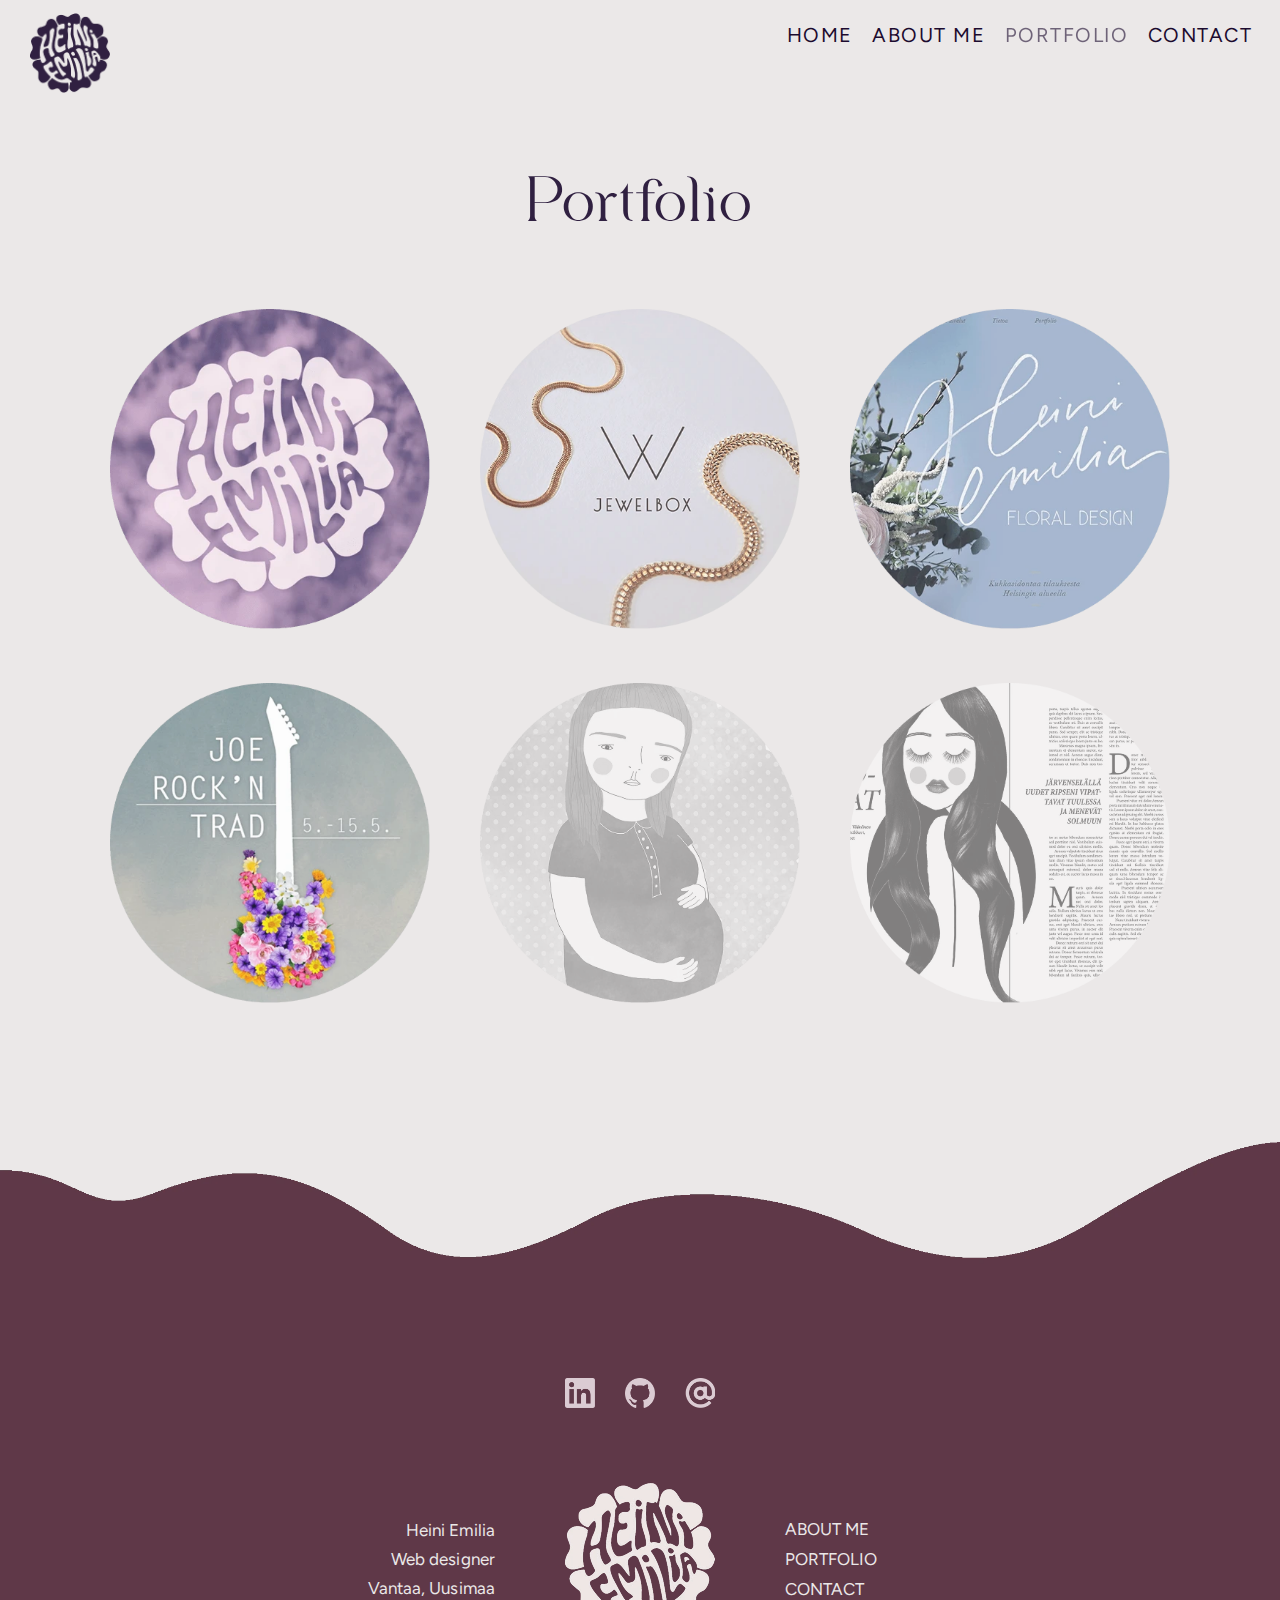
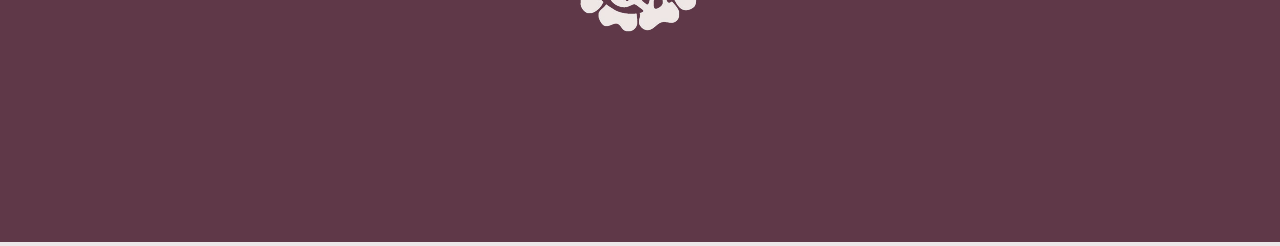
<file: portfolio.html>
<!DOCTYPE html>
<html lang="en">
<head>
    <meta charset="utf-8">
    <meta name="viewport" content="width=device-width, initial-scale=1.0">
    <meta name="description" content="Web Design Portfolio">
    <link rel="stylesheet" href="css/styles.css">
    <!-- Google font -->
    <link rel="preconnect" href="https://fonts.gstatic.com" crossorigin>
    <link rel="preload" as="style" href="https://fonts.googleapis.com/css2?family=Figtree:ital,wght@0,300..900;1,300..900&display=swap">
    <link rel="stylesheet" href="https://fonts.googleapis.com/css2?family=Figtree:ital,wght@0,300..900;1,300..900&display=swap" media="print" onload="this.media='all'">
    <noscript>
    <link rel="stylesheet" href="https://fonts.googleapis.com/css2?family=Figtree:ital,wght@0,300..900;1,300..900&display=swap">
    </noscript>
    <!-- Google font -->
    <title>Heini Emilia - Portfolio</title>
     <!-- Light mode favicon -->
     <link rel="icon" href="/graphics/favicon-dark.webp" type="image/x-icon" media="(prefers-color-scheme: light)">
     <!-- Dark mode favicon -->
     <link rel="icon" href="/graphics/favicon-white.webp" type="image/x-icon" media="(prefers-color-scheme: dark)">
</head>
<body>
 
  <main>

    <section id="navigation">
        <div class="logo">
            <a href="index.html"><img class="navigation-logo" src="graphics/small-dark-logo.png" alt="Heini Emilia"></a>
        </div>
        <div class="desktop-navigation">
            <div class="navigation">
                <nav id="navbar">
                    <a href="index.html">home</a>
                    <a href="aboutme.html">about me</a>
                    <a href="portfolio.html" id="current-page">portfolio</a>
                    <a href="index.html#contact">contact</a>
                </nav>
            </div>
        </div>
        <div class="mobile-navigation">
            <nav id="mobile-navigation">
                <div id="menuToggle">
                  <input type="checkbox" id="menuCheckbox" aria-label="Menu">

                  <span></span>
                  <span></span>
                  <span></span>
                  
                  <ul id="menu">
                    <li>
                        <a href="index.html">Home</a>
                    </li>
                    <li>
                      <a href="aboutme.html">About me</a>
                    </li>
                    <li>
                      <a href="portfolio.html" id="current-page">Portfolio</a>
                    </li>
                    <li>
                      <a href="index.html#contact">Contact</a>
                    </li>
                  </ul>
                </div>
              </nav>
        </div>
    </section>

    <section id="portfolio">

        <h2>Portfolio</h2>
        <div class="project-container-portfolio">

            <div class="project">
              <a href="portfoliosite.html"><img class="project-img fade-in" src="graphics/project-img-portfolio.webp" alt="Portfolio website"></a>
              <div class="coming-text jewelbox">
                <a href="portfoliosite.html">
                  <h3>Portfolio site</h3>
                  <p>Website to showcase <br>my projects <br><br>
                  Technologies:<br>VS Code, Figma <br> HTML, CSS</p>
                </a>
              </div>
            </div>

            <div class="project">
                <a href="jewelbox.html"><img class="project-img fade-in" src="graphics/project-img-jewelbox.webp" alt="Jewelbox webshop"></a>
                <div class="coming-text jewelbox">
                    <a href="jewelbox.html">
                        <h3>Jewelbox</h3>
                        <p>Webshop development<br> for a jewellery brand <br><br>
                        Technologies:<br> Shopify, Figma <br> HTML,
                         CSS </p>
                    </a>
                </div>
            </div>

            <div class="project">
                <a href="florist.html"><img class="project-img fade-in" src="graphics/project-img-florist.webp" alt="Florist website"></a>
                <div class="coming-text jewelbox">
                  <a href="florist.html">
                    <h3>Heini Emilia <br>Flowers</h3>
                    <p>Website for my <br> floristry business <br><br>
                    Technologies:<br> Wix</p>
                  </a>
                </div>
            </div>

            <div class="project">
                <a href="festival.html"><img class="project-img fade-in" src="graphics/project-img-festival.webp" alt="Festival website"></a>
                <div class="coming-text jewelbox">
                  <a href="festival.html">
                    <h3>Joe Rock'n Trad</h3>
                    <p>Website and marketing <br>materials for a music festival <br><br>
                    Technologies:<br>Adobe Dreamweaver, <br> HTML, CSS</p>
                  </a>
                </div>
            </div>

            <div class="project">
                <a ><img class="project-img coming fade-in" src="graphics/project-img-flyer.webp" alt="Flyer design"></a>
                <div class="coming-text">
                    <h3>Coming soon</h3>
                </div>
            </div>
            
            <div class="project">
                <a ><img class="project-img coming fade-in" src="graphics/project-img-layout.webp" alt="Layout design"></a>
                <div class="coming-text">
                    <h3>Coming soon</h3>
                </div>
            </div>

        </div>
      </section>

  </main>

  <footer>
    <div class="footer-container">
      <img class="footer-background" src="graphics/footer-background.webp" width="2560" height="1338" alt="Background image">
     
      <div class="footer-items">
        <div class="some-icons">
            <a href="https://www.linkedin.com/in/heini-karjalainen/"><img class="linkedin-icon" src="graphics/icon-linkedin.png" height="30px" width="30px" alt="LinkedIn"></a>
            <a href="https://github.com/heiniemilya"><img class="github-icon" src="graphics/icon-github.png" height="30px" width="30px" alt="GitHub"></a>
            <a href="mailto:heiniemilya@outlook.com"><img class="email-icon" src="graphics/icon-email.png" height="30px" width="30px" alt="Email"></a>
        </div>
        <div class="footer-items-container">
          <div class="footer-information">
            <p>Heini Emilia</p>
            <p>Web designer</p>
            <p>Vantaa, Uusimaa</p>
          </div>
          <div class="footer-logo">
            <a href="index.html"><img id="footer-logo" src="graphics/heini-emilia-logo-small.webp" alt="Heini Emilia"></a>
          </div>
          <div class="footer-navigation">
            <a href="aboutme.html">about me</a>
            <a href="portfolio.html">portfolio</a>
            <a href="index.html#contact">contact</a>
          </div>
        </div> 
      </div>
      

    </div>
  </footer>
</body>
</html>
</file>
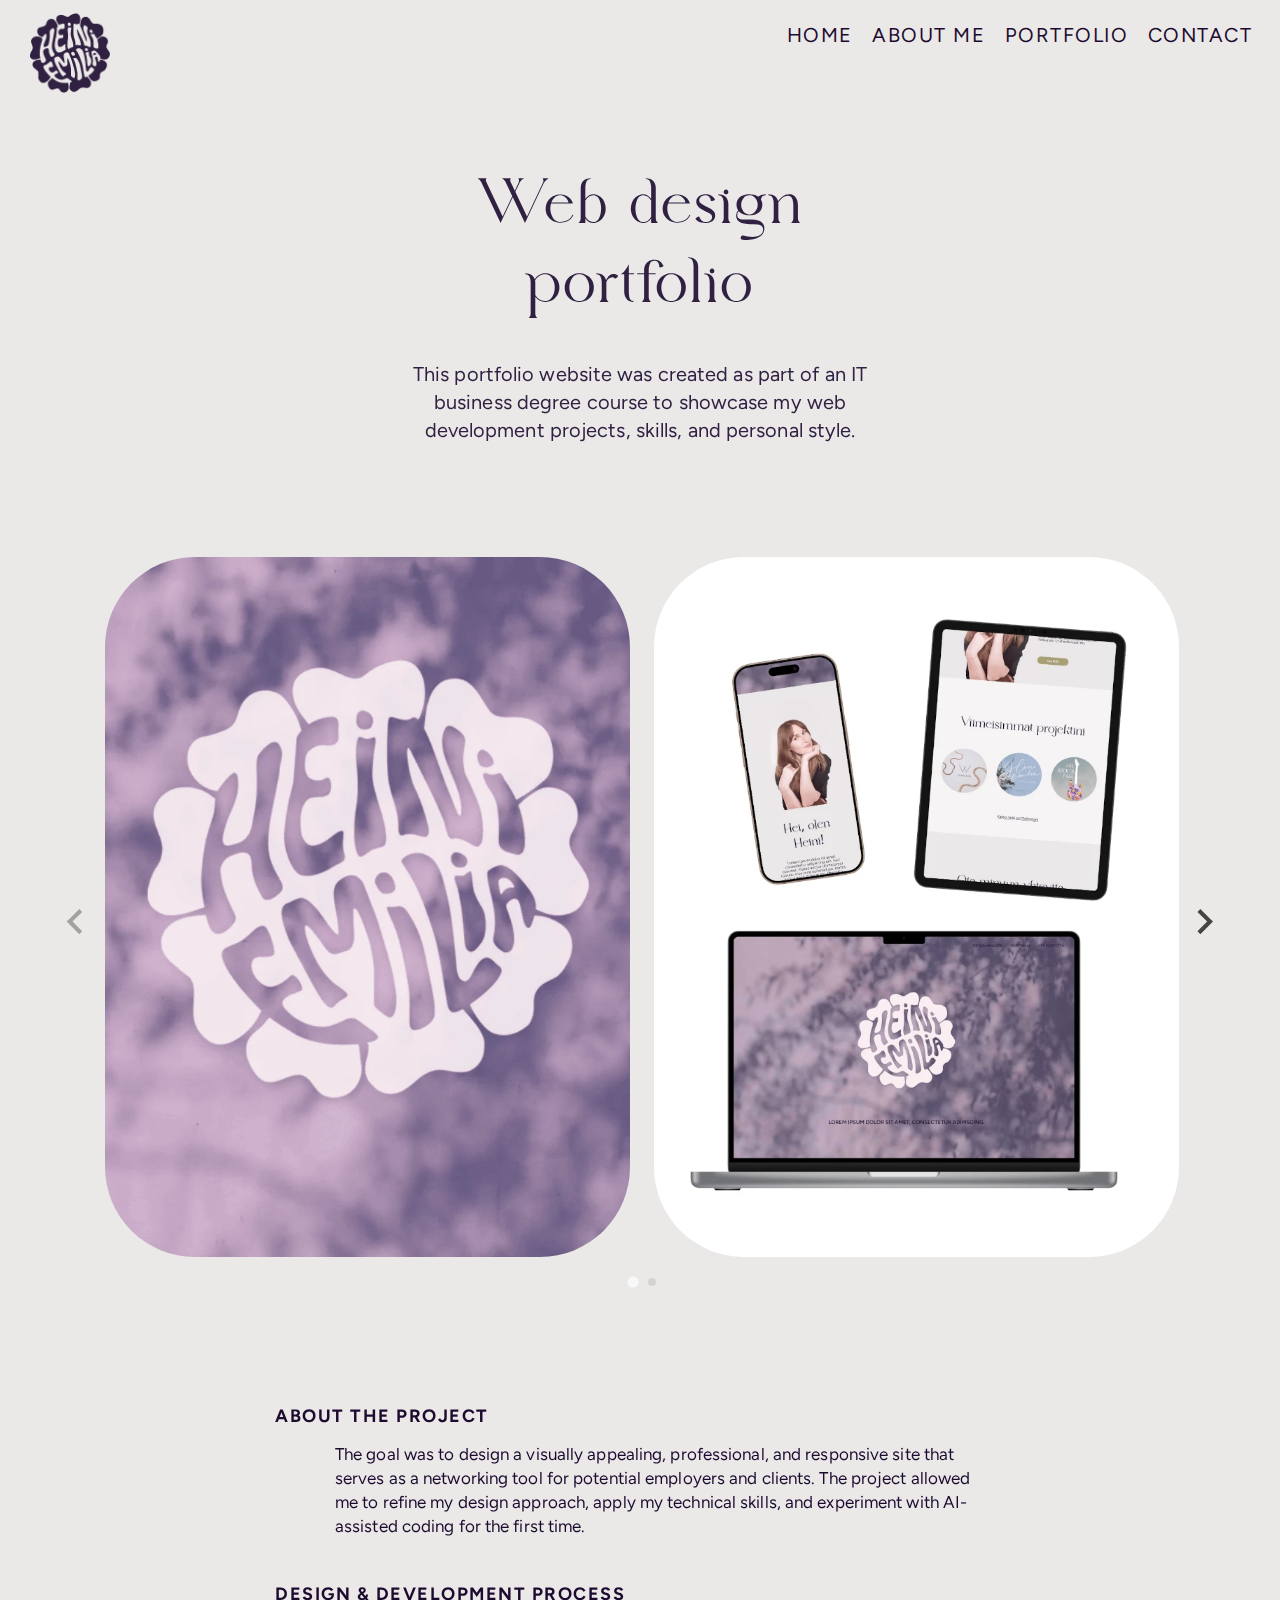
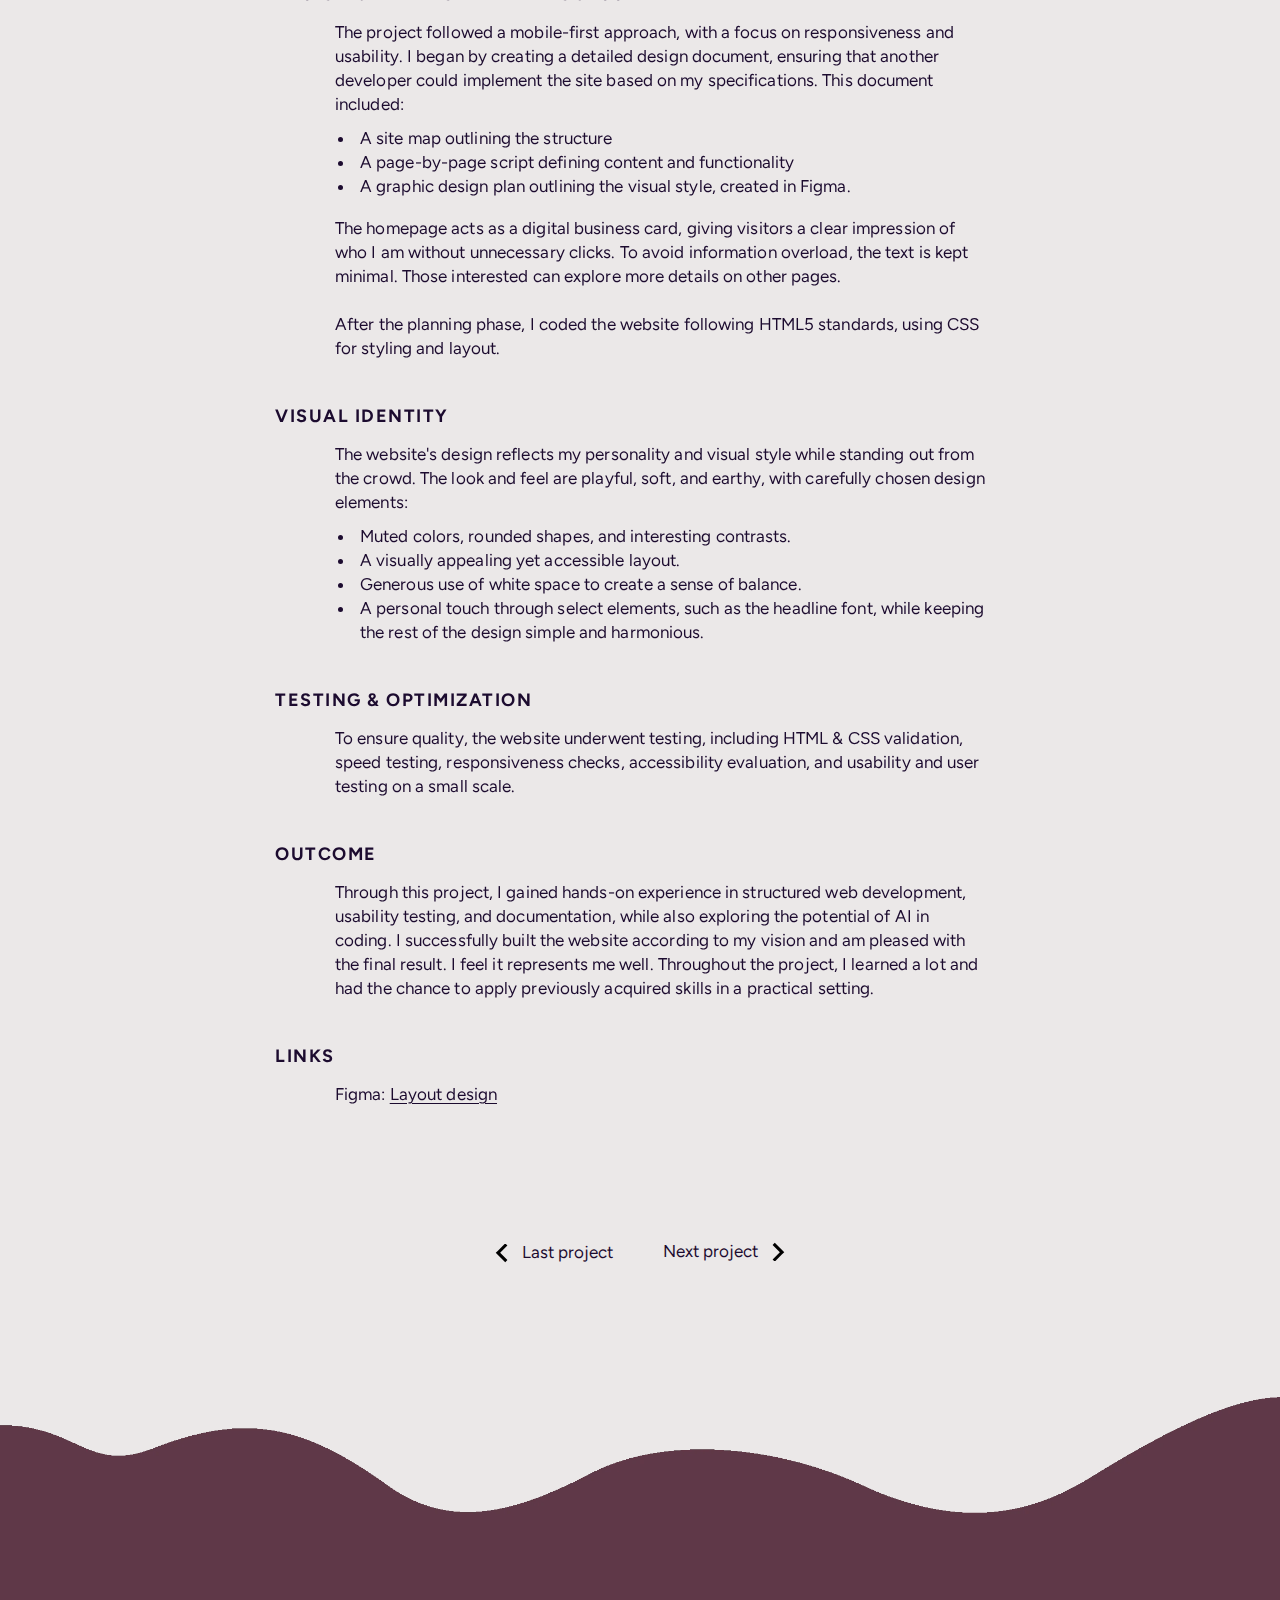
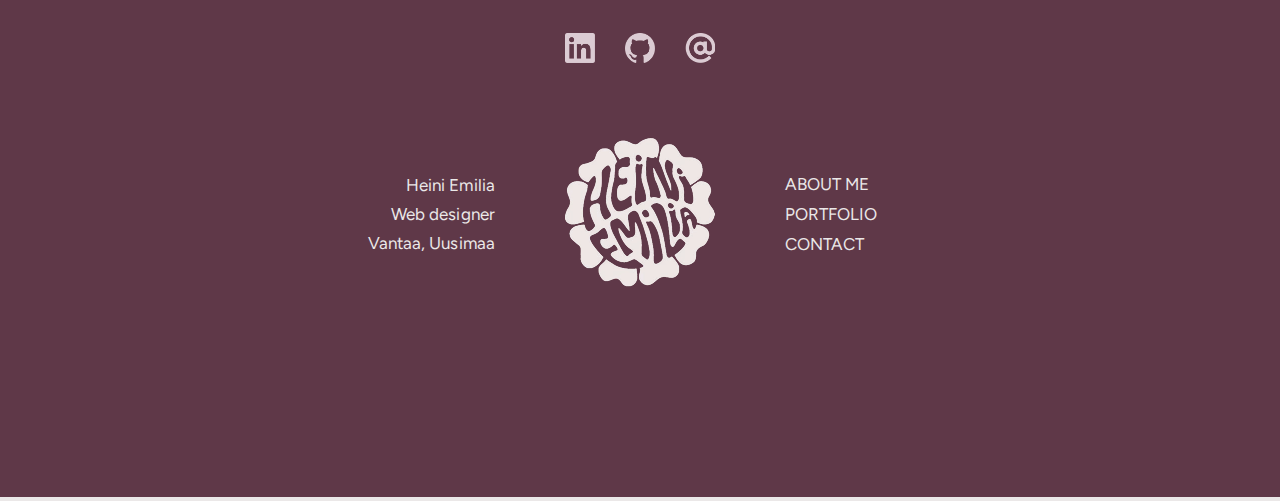
<file: portfoliosite.html>
<!DOCTYPE html>
<html lang="en">
<head>
    <meta charset="utf-8">
    <meta name="viewport" content="width=device-width, initial-scale=1.0">
    <meta name="description" content="Web Design Portfolio">
    <link rel="stylesheet" href="css/styles.css">
    <!-- Google font -->
    <link rel="preconnect" href="https://fonts.gstatic.com" crossorigin>
    <link rel="preload" as="style" href="https://fonts.googleapis.com/css2?family=Figtree:ital,wght@0,300..900;1,300..900&display=swap">
    <link rel="stylesheet" href="https://fonts.googleapis.com/css2?family=Figtree:ital,wght@0,300..900;1,300..900&display=swap" media="print" onload="this.media='all'">
    <noscript>
    <link rel="stylesheet" href="https://fonts.googleapis.com/css2?family=Figtree:ital,wght@0,300..900;1,300..900&display=swap">
    </noscript>
    <!-- Google font -->
    <!-------image carousel--------->
    <link rel="stylesheet" href="splide-4.1.3/dist/css/splide.min.css">
    <script src="splide-4.1.3/dist/js/splide.min.js" defer></script>
    <script>
        document.addEventListener( 'DOMContentLoaded', function () {
          new Splide( '#image-carousel-desktop', { heightRatio: 1,} ).mount();
          new Splide( '#image-carousel-mobile', { heightRatio: 3,} ).mount();
        } );
    </script>
    <!-------image carousel--------->
    <title>Heini Emilia - Project: My Portfolio</title>
    <!-- Light mode favicon -->
    <link rel="icon" href="/graphics/favicon-dark.webp" type="image/x-icon" media="(prefers-color-scheme: light)">
    <!-- Dark mode favicon -->
    <link rel="icon" href="/graphics/favicon-white.webp" type="image/x-icon" media="(prefers-color-scheme: dark)">
</head>
<body>
 
  <main>

    <section id="navigation">
        <div class="logo">
            <a href="index.html"><img class="navigation-logo" src="graphics/small-dark-logo.png" alt="Heini Emilia"></a>
        </div>
        <div class="desktop-navigation">
            <div class="navigation">
                <nav id="navbar">
                    <a href="index.html">home</a>
                    <a href="aboutme.html">about me</a>
                    <a href="portfolio.html">portfolio</a>
                    <a href="index.html#contact">contact</a>
                </nav>
            </div>
        </div>
        <div class="mobile-navigation">
            <nav id="mobile-navigation">
                <div id="menuToggle">
                  <input type="checkbox" id="menuCheckbox" aria-label="Menu">

                  <span></span>
                  <span></span>
                  <span></span>
                  
                  <ul id="menu">
                    <li>
                        <a href="index.html">Home</a>
                    </li>
                    <li>
                      <a href="aboutme.html">About me</a>
                    </li>
                    <li>
                      <a href="portfolio.html">Portfolio</a>
                    </li>
                    <li>
                      <a href="index.html#contact">Contact</a>
                    </li>
                  </ul>
                </div>
              </nav>
        </div>
    </section>


    <section id="project-introduction">
        <div class="project-introduction-container">
            <div class="project-introduction-text">
                <h2>Web design portfolio<h2>
                <p>This portfolio website was created as part of an IT business degree course to showcase 
                    my web development projects, skills, and personal style. 
                
                </p>
            </div>
        </div>
    </section>

    <!-------image carousel--------->
    <div class="carousel-container-desktop">
        <section id="image-carousel-desktop" class="splide desktop" aria-label="Festival website images">
            <div class="splide__track">
                <ul class="splide__list">
                    <li class="splide__slide">
                        <img src="graphics/portfolio-img4.webp" alt="Portfolio logo">
                        <img src="graphics/portfolio-img1.webp" alt="Portfolio site on different devices">
                    </li>
                    <li class="splide__slide">
                        <img src="graphics/portfolio-img3.webp" alt="Layout wireframe">
                        <img src="graphics/portfolio-img2.webp" alt="Layout design in Figma">
                    </li>
                </ul>
            </div>
      </section>
    </div>

    <div class="carousel-container-mobile">
        <section id="image-carousel-mobile" class="splide mobile" aria-label="Festival website images">
            <div class="splide__track desktop">
                <ul class="splide__list">
                    <li class="splide__slide mobile">
                        <img src="graphics/portfolio-img4.webp" alt="Portfolio logo">
                    </li>
                    <li class="splide__slide mobile">
                        <img src="graphics/portfolio-img1.webp" alt="Portfolio site on different devices">
                    </li>
                    <li class="splide__slide mobile">
                        <img src="graphics/portfolio-img3.webp" alt="Layout wireframe">
                    </li>
                    <li class="splide__slide mobile">
                        <img src="graphics/portfolio-img2.webp" alt="Layout design in Figma">
                    </li>
                </ul>
            </div>
      </section>
    </div>
    <!-------image carousel--------->

  <section id="about-project">
    <div class="about-project-container">
        <div class="about-project-text">
            <h3>About the project</h3>
            <p>
                The goal was to design a visually appealing, professional, and responsive site that serves as a 
                networking tool for potential employers and clients. The project allowed me to refine my design 
                approach, apply my technical skills, and experiment with AI-assisted coding for the first time.
                
                
            </p>
            <h3>Design & Development Process</h3>
            <p>
                The project followed a mobile-first approach, with a focus on responsiveness and usability. I began by 
                creating a detailed design document, ensuring that another developer could implement the site based on 
                my specifications. This document included:
            </p>
            <ul>
                <li>A site map outlining the structure</li>
                <li>A page-by-page script defining content and functionality</li>
                <li>A graphic design plan outlining the visual style, created in Figma.</li><br>
            </ul>
            <p>
                The homepage acts as a digital business card, giving visitors a clear impression of who I am without 
                unnecessary clicks. To avoid information overload, the text is kept minimal. Those interested can explore 
                more details on other pages. <br><br>
                After the planning phase, I coded the website following HTML5 standards, using CSS for styling and layout.
            </p>

            <h3>Visual Identity</h3>
            <p>
                The website's design reflects my personality and visual style while standing out from the crowd. 
                The look and feel are playful, soft, and earthy, with carefully chosen design elements:
                <ul>
                    <li>Muted colors, rounded shapes, and interesting contrasts.</li> 
                    <li>A visually appealing yet accessible layout.</li>
                    <li>Generous use of white space to create a sense of balance.</li>
                    <li>A personal touch through select elements, such as the headline font, while keeping the rest of the 
                        design simple and harmonious.</li>
                </ul> 
            </p>

            <h3>Testing & Optimization</h3>
            <p>
                To ensure quality, the website underwent testing, including HTML & CSS validation, speed testing, responsiveness 
                checks, accessibility evaluation, and usability and user testing on a small scale.

            </p>

            <h3>Outcome</h3>
            <p>
                Through this project, I gained hands-on experience in structured web development, usability testing, 
                and documentation, while also exploring the potential of AI in coding. I successfully built the website according to my vision and am pleased with the final result. I feel it 
                represents me well. Throughout the project, I learned a lot and had the chance to apply previously 
                acquired skills in a practical setting. <br>
            </p>
            <h3>Links</h3>
            <p> Figma: <a href="https://www.figma.com/design/ysEP2es7l39sfMovCcvYVz/Untitled?node-id=0-1&t=2HjUA4h8U4zN8Z5T-1"> Layout design</a><br>
            </p>
            
        </div>
    </div>
    <div class="project-navigation">
        <div class="previous-project">
          <a href="festival.html" id="link">
            <button id="link" class="prev" type="button" aria-label="Previous"><svg xmlns="http://www.w3.org/2000/svg" 
              viewBox="0 0 40 35" width="20" height="20" focusable="false">
              <path d="m15.5 0.932-4.3 4.38 14.5 14.6-14.5 14.5 4.3 4.4 14.6-14.6 4.4-4.3-4.4-4.4-14.6-14.6z"></path></svg>
            </button>
          Last project</a>
        </div>
        <div class="next-project">
          <a id="link" href="jewelbox.html">Next project
            <button id="link" class="next" type="button" aria-label="Next"><svg xmlns="http://www.w3.org/2000/svg" 
              viewBox="0 0 40 35" width="20" height="20" focusable="false">
              <path d="m15.5 0.932-4.3 4.38 14.5 14.6-14.5 14.5 4.3 4.4 14.6-14.6 4.4-4.3-4.4-4.4-14.6-14.6z"></path></svg>
            </button>
          </a>
        </div>
      </div>
  </section>

  </main>

  <footer>
    <div class="footer-container">
      <img class="footer-background" src="graphics/footer-background.webp" width="2560" height="1338" alt="Background image">
     
      <div class="footer-items">
        <div class="some-icons">
          <a href="https://www.linkedin.com/in/heini-karjalainen/"><img class="linkedin-icon" src="graphics/icon-linkedin.png" height="30px" width="30px" alt="LinkedIn"></a>
          <a href="https://github.com/heiniemilya"><img class="github-icon" src="graphics/icon-github.png" height="30px" width="30px" alt="GitHub"></a>
          <a href="mailto:heiniemilya@outlook.com"><img class="email-icon" src="graphics/icon-email.png" height="30px" width="30px" alt="Email"></a>
        </div>
        <div class="footer-items-container">
          <div class="footer-information">
            <p>Heini Emilia</p>
            <p>Web designer</p>
            <p>Vantaa, Uusimaa</p>
          </div>
          <div class="footer-logo">
            <a href="index.html"><img id="footer-logo" src="graphics/heini-emilia-logo-small.webp" alt="Heini Emilia"></a>
          </div>
          <div class="footer-navigation">
            <a href="aboutme.html">about me</a>
            <a href="portfolio.html">portfolio</a>
            <a href="index.html#contact">contact</a>
          </div>
        </div> 
      </div>
      

    </div>
  </footer>
</body>
</html>
</file>
<file: css/styles.css>
* {
    margin:0;
    padding:0;
    border: none;
}

@font-face {
    font-family: "Edensor";
	  src: url('../fonts/edensor-free.eot'); /* IE9 Compat Modes */
  	src: url('../fonts/edensor-free.eot') format('embedded-opentype'),
    url('../fonts/edensor-free.woff2') format('woff2'), /* Super Modern Browsers */
    url('../fonts/edensor-free.woff') format('woff'), /* Pretty Modern Browsers */
    url('../fonts/edensor-free.ttf')  format('truetype'), /* Safari, Android, iOS */
    url('../fonts/edensor-free.svg') format('svg'); /* Legacy iOS */
    font-display: swap;
	}

body {
  background-color: #EBE8E8;
  overflow-x: hidden;
  width: 100vw;
  height: 100vh;
  font-family:Trebuchet MS, sans-serif;
}

h1 {
  font-size: 24px;
  font-family: "Figtree", sans-serif;
  text-transform: uppercase;
  letter-spacing: 1.5px;
  color: #3a233c;
  font-weight: 100;
  padding-left: 20px;
  padding-right: 20px;
}

h2 {
  font-family: "Edensor", Fallback, sans-serif;
  font-weight: normal;
  font-size: 64px;
  letter-spacing: 2px;
  color: #1C0B2F;
  opacity: 0.9;
  padding-bottom: 70px;
  padding-left: 30px;
  padding-right: 30px;
}

h3 {
  font-size: 18px;
  font-family: "Figtree", sans-serif;
  text-transform: uppercase;
  letter-spacing: 1.5px;
  color: #1C0B2F;
  padding-bottom: 10px;
}

p , li{
  font-family: "Figtree", sans-serif;
  font-size: 17px;
  font-weight: normal;
  color: #1C0B2F;
  letter-spacing: 0.1px;
  line-height: 24px;
}

li{
  padding-left: 5px;
}

ul{
  padding-top: 10px;
  padding-left: 20px;
}

a {
  font-family: "Figtree", sans-serif;
  font-size: 17px;
  font-weight: normal;
  color: #1c0b2f;
  text-decoration: none;
  word-break: break-all;
  overflow-wrap: break-word;
} 

/*////////////////// NAVIGATION ////////////////////*/ 

/* mobile menu */

#menuToggle {
  display: block;
  position: fixed;
  top: 30px;
  right: 30px;
  left: auto;
  z-index: 99;
  -webkit-user-select: none;
  user-select: none;
}

#menuToggle a {
  font-size: 20px;
  text-decoration: none;
  color: #EBE8E8;
  transition: color 0.3s ease;
  font-weight: 500;
}

#menuToggle a:hover {
  opacity: 0.5;
}

#menuToggle input {
  display: block;
  width: 40px;
  height: 32px;
  position: absolute;
  top: -7px;
  left: -3px;
  cursor: pointer;
  opacity: 0; /* hide the checkbox*/
  z-index: 999; /* and place it over the hamburger */
  -webkit-touch-callout: none;
}

#menuToggle span {
  display: block;
  width: 33px;
  height: 4px;
  margin-bottom: 5px;
  position: relative;
  background-color: #1c0b2f;
  opacity: 0.9;
  border-radius: 3px;
  z-index: 1;
  
  transform-origin: 4px 0px;
  transition: transform 0.5s cubic-bezier(0.77,0.2,0.05,1.0),
              background-color 0.5s cubic-bezier(0.77,0.2,0.05,1.0),
              opacity 0.55s ease;
}

#menuToggle span:first-child {
  transform-origin: 0% 0%;
}

#menuToggle span:nth-last-child(2) {
  transform-origin: 0% 100%;
}

/* Transform hamburger into a crossmark */
#menuToggle input:checked ~ span {
  opacity: 1;
  transform: rotate(45deg) translate(-2px, -1px);
  background-color: #EBE8E8;
}

#menuToggle input:checked ~ span:nth-last-child(3) {
  opacity: 0;
  transform: rotate(0deg) scale(0.2, 0.2);
}

#menuToggle input:checked ~ span:nth-last-child(2) {
  transform: rotate(-45deg) translate(0, -1px);
}
/* Transform hamburger into a crossmark */

#menu {
  position: absolute;
  top: 0;
  right: 0;
  left: auto;
  max-width: 220px;
  width: 100vw;
  max-height: 100vh;
  margin: -50px -50px 0 0;
  padding: 50px 50px 70px 50px;
  padding-top: 100px;
  box-sizing: border-box;
  overflow-y: auto;
  background-color: #5F3848;
  opacity: 0.95;
  border-radius: 0 0 0 100px;
  list-style-type: none;
  -webkit-font-smoothing: antialiased; /* to stop flickering of text in safari */
  
  transform-origin: 0% 0%;
  transform: translate(100%, 0);
  
  transition: transform 0.5s cubic-bezier(0.77,0.2,0.05,1.0);
}

#menu li {
  padding: 10px 0;
  font-size: 28px !important;
  text-align: right;
  text-transform: uppercase;
}

#menu li label {
  cursor: pointer;
}

/* sliding in from the left */
#menuToggle input:checked ~ ul {
  transform: none;
}

/* mobile menu */

#navigation {
  position: absolute;
  top: 0;
  display: flex;
  width: 99vw;
  height: 70px;
  justify-content: space-between;
  align-items: center;
}

.navigation-logo {
  margin-top: 40px;
  margin-left: 30px;
  height: 80px;
  width: 80px;
  transition: transform .5s;
  opacity: 0.9;
  filter: brightness(0) saturate(100%) invert(6%) sepia(28%) saturate(5050%) hue-rotate(253deg) brightness(95%) contrast(101%);
}

.navigation-logo:hover {
  transform: scale(1.05);
}

.desktop-navigation {
    z-index: 9;
    position: relative;
    top:0;
    width: 99vw;
    height: 70px;
    display: flex;
    justify-content: flex-end;
    align-items: center;
}  
  
#navbar a {    
    margin-right:15px;
    margin-top: 5px;
    text-decoration: none;
    color: #1C0B2F;
    font-size: 20px;
    text-transform: uppercase;
    letter-spacing: 1.5px;
    border-bottom: 1px solid transparent;
}
  
#navbar a:hover {
    opacity: 50%;
  }

.index #navbar a:hover {
    color: #EBE8E8;
    opacity: 0.9;
  }

#current-page {
  opacity: 60% !important;
  }


/*////////////////// NAVIGATION ////////////////////*/

/*////////////////// HERO ////////////////////*/


#hero {
  position: relative; 
  width: 100vw;
  height: 100vh;
  min-height: 700px;
  margin-top: -70px;
}

.hero-video-container {
  top: 0;
  left: 0;
  position: absolute;
}

#hero-video {
  position: relative;
  object-fit: cover;
  width: 100vw;
  height: 100vh;
  min-height: 700px;
  background-image: url("../graphics/hero-video-still.webp");
  background-size: cover;
  background-color: #b198b3;
}

.hero-content {
  position: relative;
  text-align: center;
  justify-content: center;
  align-items: center;
  height: 100vh;
  width: 100vw;
}

#hero-logo {
  position: absolute;
  top: 50%; 
  left: 50%;
  transform: translate(-50%, -50%) translateY(-100px); 
  width: 40vw;
  max-width: 600px;
  min-width: 150px; 
  opacity: 90%;
  transition: transform 0.5s;
}

#hero-logo:hover {
  opacity: 100%;
  transform: translate(-50%, -50%) translateY(-100px) scale(1.03);
}

#hero-text {
  position: absolute;
  bottom: 100px;
  z-index: 1;
  left: 50%;
  transform: translateX(-50%); 
  text-align: center;
  min-width: 250px;
}

/*////////////////// HERO ////////////////////*/

/*////////////////// INTRODUCTION ////////////////////*/

.introduction-container {
  position: relative;
  display: flex;
  align-items: end;
  justify-content: center;
}

.introduction-text {
  margin-top: 20vh;
  margin-bottom: 18vh;
  max-width: 500px;
  align-self: center;
  padding-right: 50px;
}
  
#introduction h2 {
  padding-left: 0px !important;
  padding-right: 0px !important;
  padding-bottom: 30px !important;
  }

#introduction-img{
  opacity: 97%;
  max-width: 523px;
  max-height: 650px;
}

.button {
  font-size: 15px;
  letter-spacing: 0.5px;
  background: #7e7648;
  color: #ffffff;
  padding: 15px 30px;
  border-radius: 50px;
  transition: transform .5s;
}

.button:hover {
  background: #6f683e;
  transform: scale(1.03);
}

/*////////////////// INTRODUCTION ////////////////////*/

/*////////////////// ABOUT ME ////////////////////*/

#aboutme h2 {
  padding-bottom: 30px !important;
}

.aboutme-container {
  position: relative;
  display: flex;
  align-items: end;
  justify-content: center;
  z-index: -1;
}

#aboutme-img {
  margin-top: 18vh;
  margin-bottom: 15vh;
  align-self: center;
  height: 450px;
  filter: sepia(7%) contrast(95%);
  padding-left: 50px;
}

.aboutme-text {
  margin-top: 18vh;
  margin-bottom: 15vh;
  align-self: center;
  max-width: 400px;
}

/*////////////////// ABOUT ME ////////////////////*/

/*////////////////// CV ////////////////////*/

#cv {
  padding-top: 13vh;
  padding-bottom: 14vh;
  background-color: #F6F4F4;
  text-align: center;
  align-content: center;
}
.cv-container {
  display: flex;
  justify-content: center;
  gap: 70px;
}

.cv-text {
  text-align: left;
  padding-bottom: 30px;
  max-width: 280px;
}

.cv-text h3 {
  padding-bottom: 20px ;
}

/*////////////////// CV ////////////////////*/

/*////////////////// TECHNOLOGY ////////////////////*/

#technology {
  padding-top: 13vh;
  padding-bottom: 13vh;
  background-color:#EBE8E8;
  align-content: center;
  text-align: center;
}

.technology h2 {
  padding-bottom: 50px;
}

.technology p {
  padding-bottom: 10px;
}

/*////////////////// TECHNOLOGY ////////////////////*/

/*////////////////// PROJECTS ////////////////////*/

#portfolio {
  margin-top: 10vh;
  margin-bottom: 15vh;
  position: relative;
  text-align: center;
  align-content: center;
  justify-content: center;
}

#portfolio h2 {
  padding-top: 70px;
}

.project-container-portfolio {
  display: grid;
  grid-template-columns: 1fr 1fr 1fr;;
  grid-template-rows: auto;
  max-width: fit-content;
  grid-gap: 50px;
  justify-content: center;
  margin: auto;
}

.coming {
opacity: 50% !important;
filter: grayscale(100%);
}

.coming-text {
  position: absolute;
  margin-top: -170px;
  opacity: 0%;
  width: 320px;
}

.coming-text h3, .coming-text p {
  color: #3a233c;
  font-size: 18px;
}

.jewelbox {
  margin-top: -240px;
}

.project {
  margin: auto;
  transition: transform .5s;

}

.project:hover {
  animation: fadeInOpacity 0.8s; 
  transform: scale(1.03);
  .coming-text{
    opacity: 100%;
  }

  .project-img {
    opacity: 50%;
    filter: brightness(0) saturate(100%) invert(35%) sepia(7%) saturate(4222%) hue-rotate(242deg) brightness(114%) contrast(68%);
    }
}

.project-img {
  position: relative;
  opacity: 90%;
  width: 320px;
  height: 320px;
}

/*/ RECENT PROJECTS /*/

#recent-projects {
  position: relative;
  padding-top: 15vh; 
  padding-bottom: 10vh; 
  text-align: center;
  width: 100vw; 
  background-color: #F6F4F4;
}

.recent-projects-see-more {
  padding: 70px 0px 70px 0px;
  text-decoration: underline;
  text-underline-offset: 3px;
}

.recent-projects-see-more a:hover {
  color: #a24fb5;;
  text-decoration: underline #ab8ecd;

}
  
.recent-projects-container {
  display: grid;
  grid-template-columns: 1fr 1fr 1fr;;
  grid-template-rows: auto;
  max-width: 1000px;
  grid-gap: 50px;
  justify-content: center;
  margin: auto;
}

/*////////////////// PROJECTS ////////////////////*/

/*////////////////// PROJECT INTRODUCTION ////////////////////*/

.project-introduction-container {
  z-index: -1;
  position: relative;
  display: flex;
  justify-content: center;
}

.project-introduction-text {
  margin-top: 18vh;
  margin-bottom: 7vh;
  align-self: center;
  max-width: 550px;
  text-align: center;
}

.project-introduction-text h2 {
  padding-bottom: 40px !important;
}
.project-introduction-text p {
  font-size: 20px ;
  line-height: 28px;
}

/*////////////////// PROJECT INTRODUCTION ////////////////////*/

/*////////////////// PROJECT IMAGES ////////////////////*/

.splide {
  margin: auto;
  max-width: 1100px;
  max-height: 750px;
}

.splide.mobile {
  margin: auto;
  max-width: 500px;
  max-height: 750px;
}

.splide__slide img {
  margin: auto;
  height: 700px;
  width: 525px;
  padding: 10px;
  object-fit: cover;
  border-radius: 100px;
}

.splide__arrow {
  margin-right: -40px;
  margin-left: -40px;
  background: none !important;
}
.splide__arrow svg {
  width: 50px !important;
  height: 50px !important;
}

.image {
  max-height: 700px;
  border-radius: 100px;

}

/*////////////////// PROJECT IMAGES ////////////////////*/

/*////////////////// ABOUT PROJECT ////////////////////*/

.about-project-container {
  position: relative;
  display: flex;
  justify-content: center;
}

.about-project-text {
  margin-top: 7vh;
  margin-bottom: 15vh;
  margin-left: 40px;
  max-width: 650px;
  text-align: left;
}

.about-project-text h3 {
  padding-top: 45px ;
  padding-bottom: 15px;
  margin-left: -60px;
}

.about-project-text a {
  text-decoration: underline;
  text-underline-offset: 3px;
}

.about-project-text a:hover {
  color: #a24fb5;
  text-decoration: underline #a24fb5;
}

.project-navigation {
  display: flex;
  justify-content: center;
  margin-bottom: 15vh;
  gap: 50px;
}


#link:hover {
  color: #a24fb5;
}

#no-link{
  opacity: 0.3;
}

.project-navigation button {
  background-color: #EBE8E8;
}

.previous-project svg{
 margin-top: -3px;
 padding-left: 5px;
}

.next-project svg {
  margin-bottom: -4px;
  padding-left: 5px;
}

.prev {
  transform: rotate(180deg);
}

.previous-project:hover #link svg,
.next-project:hover #link svg {
  fill: #a24fb5;
  transform: translateX(5px); /* Siirtää SVG:tä 5px oikealle */
  transition: transform 0.4s ease; /* Lisää sulavan animaation */
}

/*////////////////// ABOUT PROJECT ////////////////////*/

/*////////////////// CONTACT ////////////////////*/


.contact-form-container {
  padding: 20px;
  max-width: 430px;
  width: 100%;
  margin-left: auto;
  margin-right: auto;
}

.form-group {
  margin-bottom: 1rem;
}

label {
  text-align: left;
  display: block;
  margin-bottom: 0.5rem;
  margin-left: 10px;
  opacity: 0.8;
}

input, textarea {
  width: 100%;
  padding: 15px;
  background-color: #fafafa;
  border-radius: 18px;
  box-sizing: border-box;
  font-size: 1rem;
  font-family: figtree;
}

textarea {
  resize: vertical;
  margin-bottom: 15px;
}

input:focus, textarea:focus {
 box-shadow: 0 0 5px #792666;
 outline: 2px solid #8f6477;
 background-color: #ffffff;
}


input:is(:-webkit-autofill, :autofill){
  outline: 2px solid #8f6477;
}


#contact {
  text-align: center;
  position: relative;
  align-content: center;
  margin-top: 15vh;
  margin-bottom: 13vh;
}

#contact h2 {
  padding-bottom: 50px;
}


/*////////////////// CONTACT ////////////////////*/

/*////////////////// FOOTER ////////////////////*/

.footer-container {
  position: relative;
  min-height: 400px;
  max-height: 700px;

}
.footer-background {
  object-fit: cover;
  object-position: left top;
  width: 100vw;
  min-height: 400px;
  max-height: 700px;
}

.footer-items {
  width: 100vw;
  position: absolute;
  top: 50%;
  left: 50%;
  transform: translate(-50%, -50%);
}

.footer-items-container {
  margin: auto;
  padding-top: 50px;
  display: flex;
  align-items: center;
  justify-content: center;
}

.some-icons {
  opacity: 90%;
  display: flex;
  gap: 30px;
  justify-content: center;
}

.some-icons img {
  opacity: 90%;
  transition: transform .3s;
}

.some-icons img:hover {
  opacity: 100%;
  transform: scale(1.1); 
}

.footer-information {
  padding-right: 50px;
  width: 150px;
  display: flex;
  flex-direction: column;
  align-items: flex-end;
  gap: 5px;
}

.footer-information p {
  color: #EBE8E8;
}

.footer-navigation {
  padding-left: 50px;
  width: 150px;
  display: flex;
  flex-direction: column;
  align-items: flex-start;
  gap: 10px;
}

.footer-navigation a {
  color: #EBE8E8;
  text-transform: uppercase;
  text-decoration: none;
}

.footer-navigation a:hover {
  text-decoration: underline;
  text-underline-offset: 3px;
}

#footer-logo {
  opacity: 90%;
  height: 150px;
  width: 150px;
  padding: 20px;
  transition: transform .5s;
}

#footer-logo:hover {
  opacity: 100%;
  transform: scale(1.05);
}

/*////////////////// FOOTER ////////////////////*/

/*////////////////// RESPONSIVITY ////////////////////*/

@media only screen and (max-width: 599px) {

  h1 {
    font-size: 20px;
  }
  h2 {
    font-size: 54px;  
  }
  h3, p, a {
    font-size: 16px;
  }

  #hero-logo {
    width: 80vw; 
    max-width: 450px;
    transform: translate(-50%, -50%) translateY(-60px) scale(1.03); 
  }
  #hero-logo:hover {
    transform: translate(-50%, -50%) translateY(-60px) scale(1.03);
  }

  #introduction-img {
    width: 90vw !important;
    height: auto;
    max-width: 403px;
    max-height: 500px;
  }

  /* portfolio projects vertically scale 85 */
  .project-container-portfolio {
    grid-template-columns: 1fr;
    transform: scale(0.85);
  }
  #potfolio {
    margin-bottom: 100px;
  }

  .project-container-portfolio {
    margin-top: -100px;
  }

  #portfolio h2 {
    padding-bottom: 0;
  }

  /* recent projects vertically scale 85 */
  .recent-projects-container {
    grid-template-columns: 1fr;
    transform: scale(0.85);
  }

  #recent-projects h2 {
    padding-bottom: 0;
  }

  .recent-projects-see-more {
    padding-top: 0;
  }

  /* img carousel visibility */
  #image-carousel-desktop {
    display: none;
  }

  .splide__slide img {
    height: 400px;
    width: 300px;
  }

  .splide.mobile {
    height: 450px ;
    width: 325px;
  }

  .splide__arrow {
    top: 97% !important;
    margin-right: 60px;
    margin-left: 60px;
    width: 1.5em !important;
  }

  .contact-form-container {
    max-width: 90vw;
  }
}

@media only screen and (min-width: 600px) {

  /* portfolio projects 2 scale 85 */
  .project-container-portfolio {
    grid-template-columns: 1fr 1fr;
    transform: scale(0.85);
  }

  #portfolio h2 {
    padding-bottom: 0;
  }

  /* img carousel visibility */
  #image-carousel-desktop {
    display: none;
  }

  .splide__slide img {
    height: 440px;
    width: 330px;
  }

  .splide.mobile {
    height: 490px ;
    width: 380px;
  }
  #hero-logo {
    width: 80vw;
    max-width: 450px;
    transform: translate(-50%, -50%) translateY(-50px) scale(1.03);
  }
  #hero-logo:hover {
    transform: translate(-50%, -50%) translateY(-50px) scale(1.03);
  }

 }

/* footer vertically */
@media only screen and (max-width: 649px) {

  .footer-container {
    min-height: 700px;
  }

  .footer-background {
    min-height: 700px;
  }

  .some-icons {
    padding-top: 100px;
  }

  .footer-items-container {
    flex-wrap: wrap;
    max-width: 250px;
    gap: 20px;
  }

  .footer-information {
    padding-right: 0px;
    align-items: center;
  }

  .footer-navigation {
    padding-left: 0;
    align-items: center;
  }
}

/* footer horizontally */
@media only screen and (min-width: 650px) {

  .footer-container {
    min-height: 500px;
  }

  .footer-background {
    min-height: 500px;
  }

  .some-icons {
    padding-top: 50px;
  }
}


@media only screen and (max-width: 800px) {

  .project-introduction-container {
    margin-top: 20px;
    padding-left: 5px;
    padding-right: 5px;
  }

  .project-introduction-text {
    margin-bottom: 10px;
  }

  .about-project-container {
    padding-left: 30px;
    padding-right: 30px;
  }

  .about-project-text {
    margin-top: 20px;
    margin-left: 0px !important;
  }

  .about-project-text h3 {
    margin-left: 0px !important;
  }
}

@media only screen and (min-width: 800px) {

  /* img carousel visibility */
  #image-carousel-desktop {
    display: none;
  }

  .splide__slide img {
    height: 640px;
    width: 480px;
  }

  .splide.mobile {
    height: 690px ;
    width: 520px;
  }

 /* portfolio projects 2 scale 100 */
 .project-container-portfolio {
   grid-template-columns: 1fr 1fr;
   transform: scale(1);
  }

  #portfolio h2 {
    padding-bottom: 70px;
  }

  #hero-logo {
    width: 60vw; 
    min-width: 450px;
    max-width: 500px;
    transform: translate(-50%, -50%) translateY(-40px) scale(1.03);
  }

  #hero-logo:hover {
    transform: translate(-50%, -50%) translateY(-40px) scale(1.03);
  }
}

@media only screen and (max-width: 949px) {
  #navbar {
    visibility: hidden;
  }

  #mobile-navigation {
    visibility: visible;
  }

  /* introduction vertically */
  .introduction-container {
    align-items: center;
    flex-wrap: wrap;
  }

  #introduction-img {
    max-width: 403px;
    max-height: 500px;
  }

  .introduction-text {
    margin-top: 50px;
    padding-left: 30px;
    padding-right: 30px;
    text-align: center;
    max-width: 600px;
  }

   /* recent projects vertically */
  .recent-projects-container {
    grid-template-columns: 1fr;
  }

  /* about me vertically */
  .aboutme-container {
    flex-wrap: wrap;
    flex-direction: column-reverse;
  }

  #aboutme-img {
    width: 70vw;
    max-width: 500px;
    height: auto;
    margin-bottom: 0;
    padding-left: 0;
  }

  .aboutme-text {
    max-width: 550px;
    margin-top: 0;
    margin-bottom: 50px;
    padding: 10px;
    text-align: center;
  }

  /* cv vertically */
  .cv-container {
    flex-wrap: wrap;
    padding-left: 30px;
    padding-right: 30px;
    gap: 60px;
  }

  .cv-text {
    text-align: center;
    padding-bottom: 0;
  }
}

@media only screen and (min-width: 950px) {

  /* img carousel visibility */
  #image-carousel-desktop {
    display: block;  
  }

  #image-carousel-mobile {
    display: none;
  }
  .splide__slide img {
    height: 640px;
    width: 480px;
  }
  .splide {
    height: 690px ;
    width: 1010px;
  }

  #navbar {
    visibility: visible;
  }

  #mobile-navigation {
    visibility: hidden;
  }

  /* recent projects scale 80 */
  .recent-projects-container {
    grid-template-columns: 1fr 1fr 1fr;;
    transform: scale(0.8);
  }

   /* portfolio projects scale 80*/
   .project-container-portfolio {
    grid-template-columns: 1fr 1fr 1fr;
    transform: scale(0.8);
 }

  #hero-logo {
    width: 40vw; 
    min-width: 500px;
    max-width: 600px;
    transform: translate(-50%, -50%) translateY(-40px) scale(1.03); 
  }
  #hero-logo:hover {
    transform: translate(-50%, -50%) translateY(-40px) scale(1.03);
  }
}

@media only screen and (min-width: 1000px) {

  /* portfolio projects scale 90 */
  .project-container-portfolio {
    transform: scale(0.9);
  }

   /* recent projects scale 90 */
  .recent-projects-container {
    grid-template-columns: 1fr 1fr 1fr;;
    transform: scale(0.9);
  }
}

@media only screen and (min-width: 1100px) {

  /* portfolio projects scale 100 */
  .project-container-portfolio {
    transform: scale(1);
  }

  /* recent projects scale 100 */
  .recent-projects-container {
    grid-template-columns: 1fr 1fr 1fr;;
    transform: scale(1);
  }
}
@media only screen and (min-width: 1200px) {
  .splide.desktop {
    height: 750px;
    width: 1100px;
  }
  .splide__slide img {
    height: 700px;
    width: 525px;
  }
}


/*////////////////// RESPONSIVITY ////////////////////*/


/*////////////////// FOOTER ////////////////////*/


/*/////////////// ANIMATIONS ////////////////*/

.fade-in {
	opacity: 1;
	animation-name: fadeIn;
	animation-iteration-count: 1;
	animation-timing-function: ease-in;
	animation-duration: 0.7s;
}

@keyframes fadeIn {
	0% {
		opacity: 0%;
	}
	100% {
		opacity: 90%;
	}
}

@keyframes fadeInOpacity {
	0% {
		opacity: 20%;
	}
	100% {
		opacity: 100%;
	}
}
/* transition: all 0.5s ease-out;*/

/*////////////// ANIMATIONS ////////////////*/
</file>
